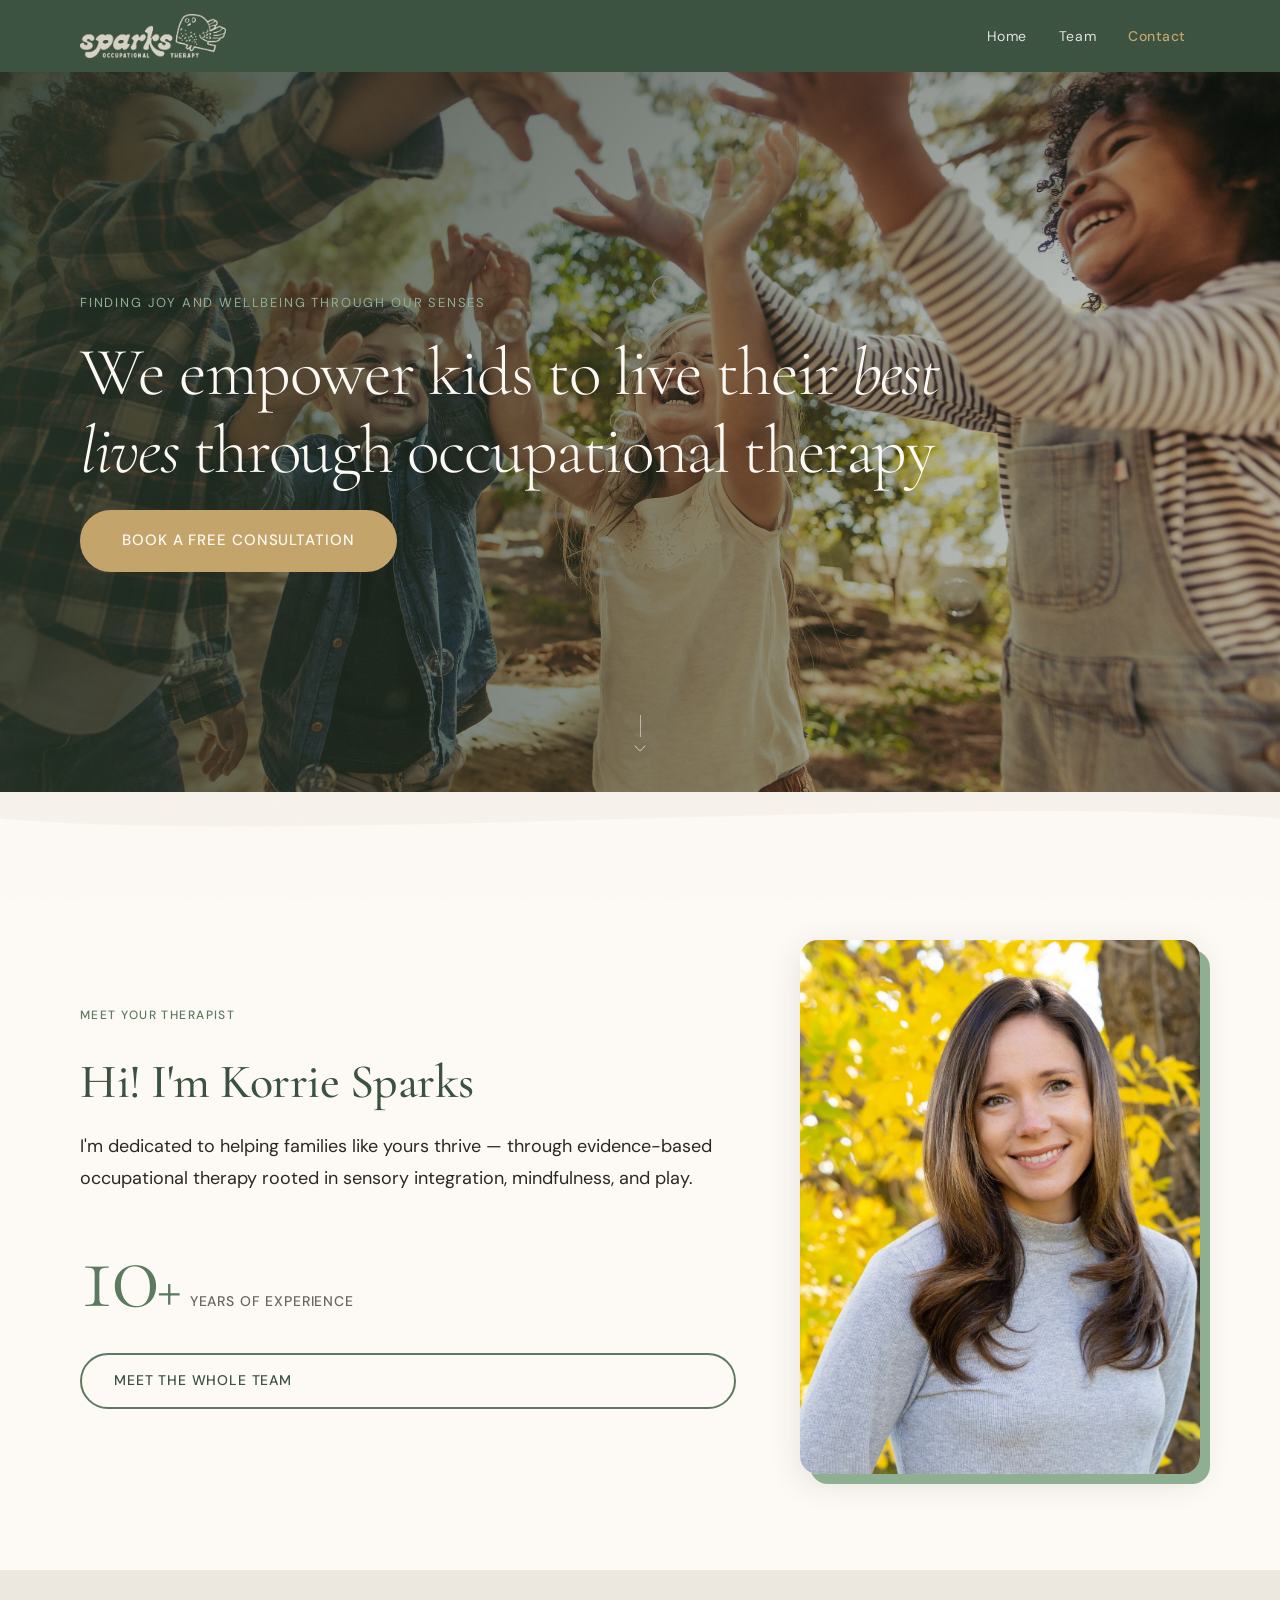
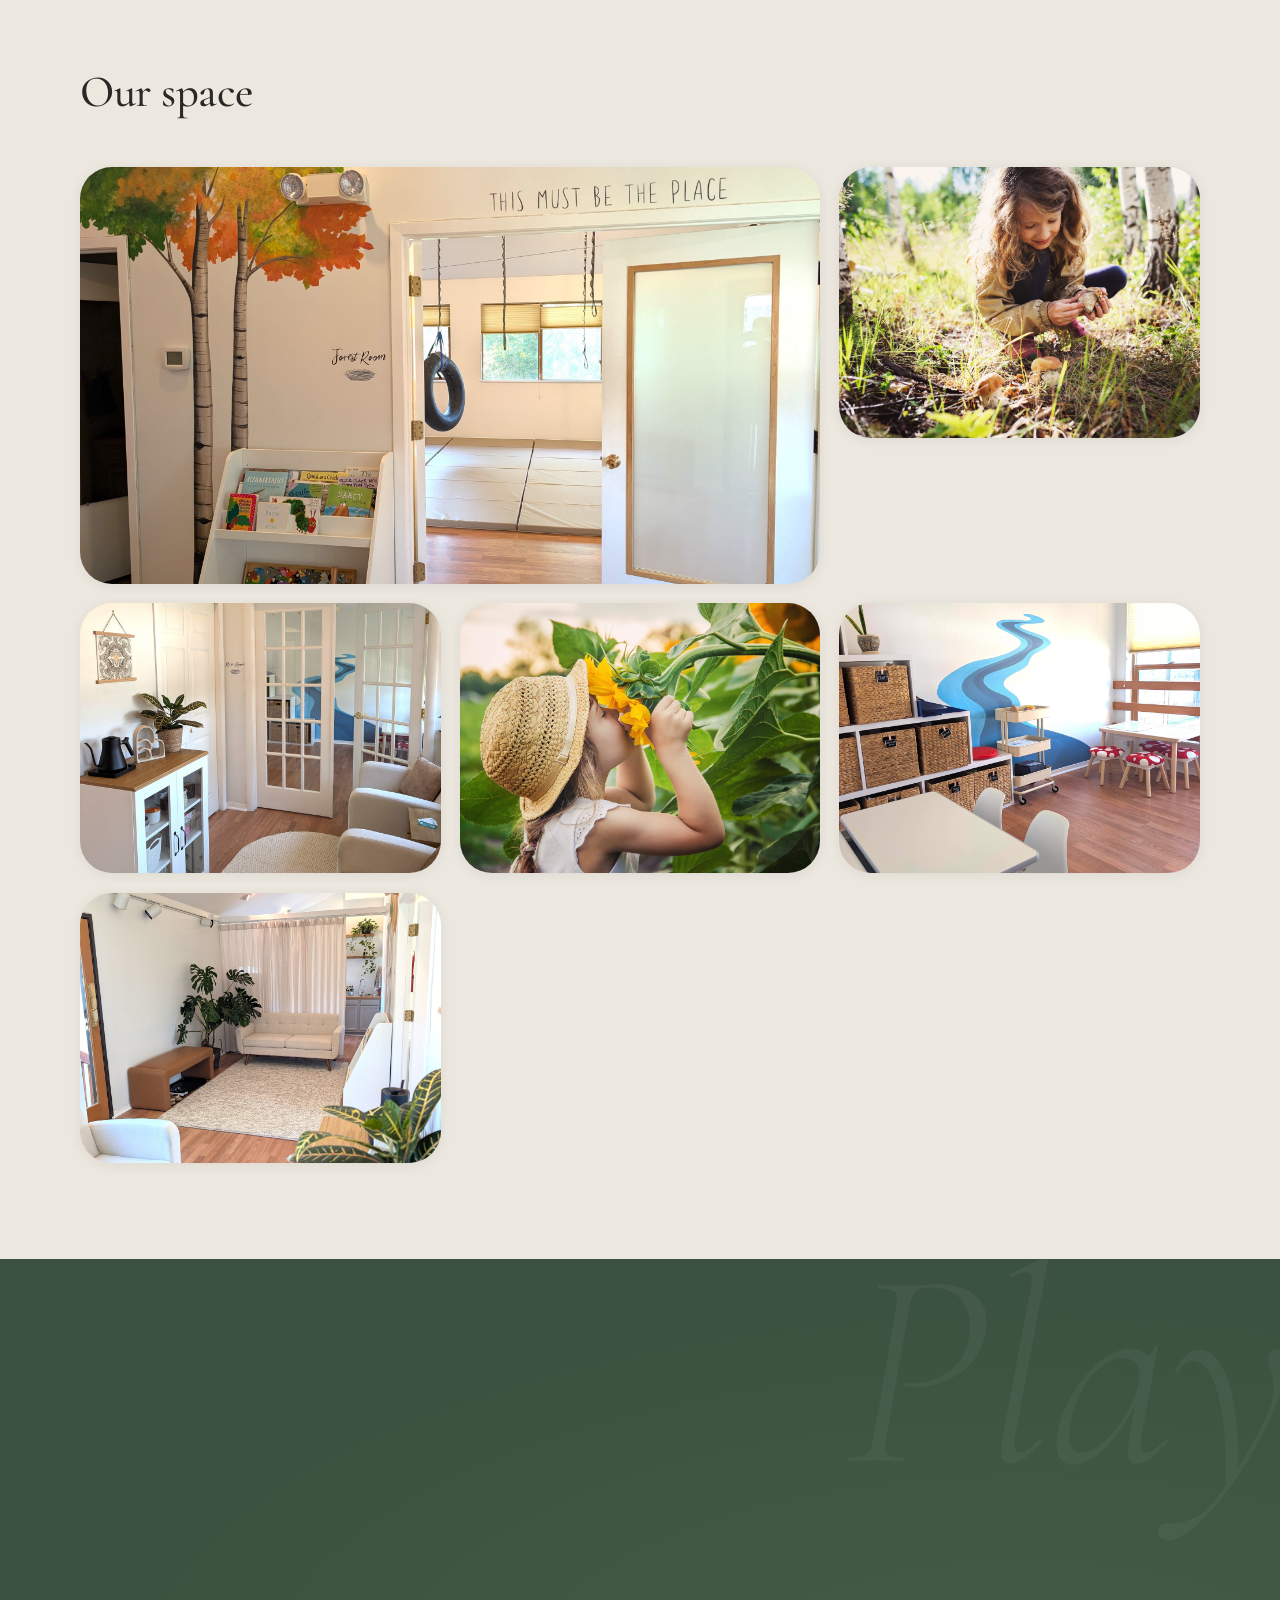
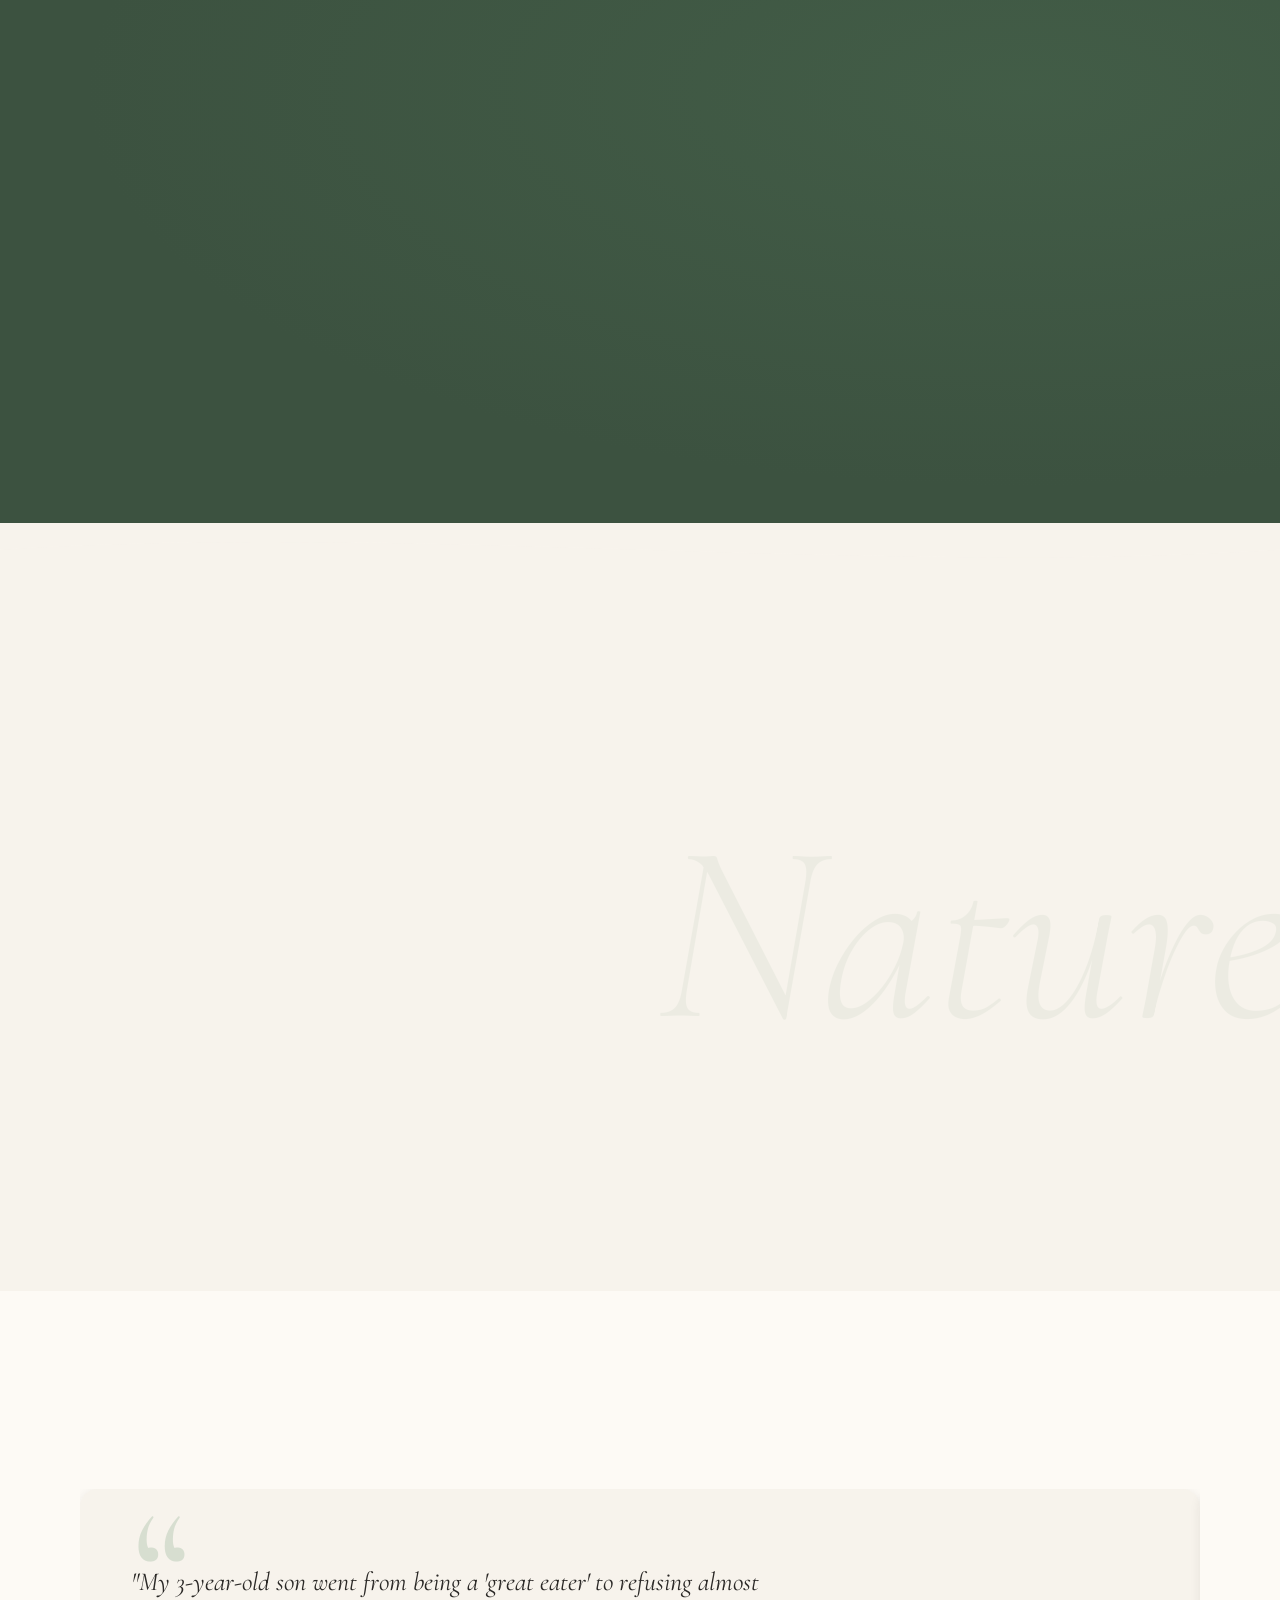
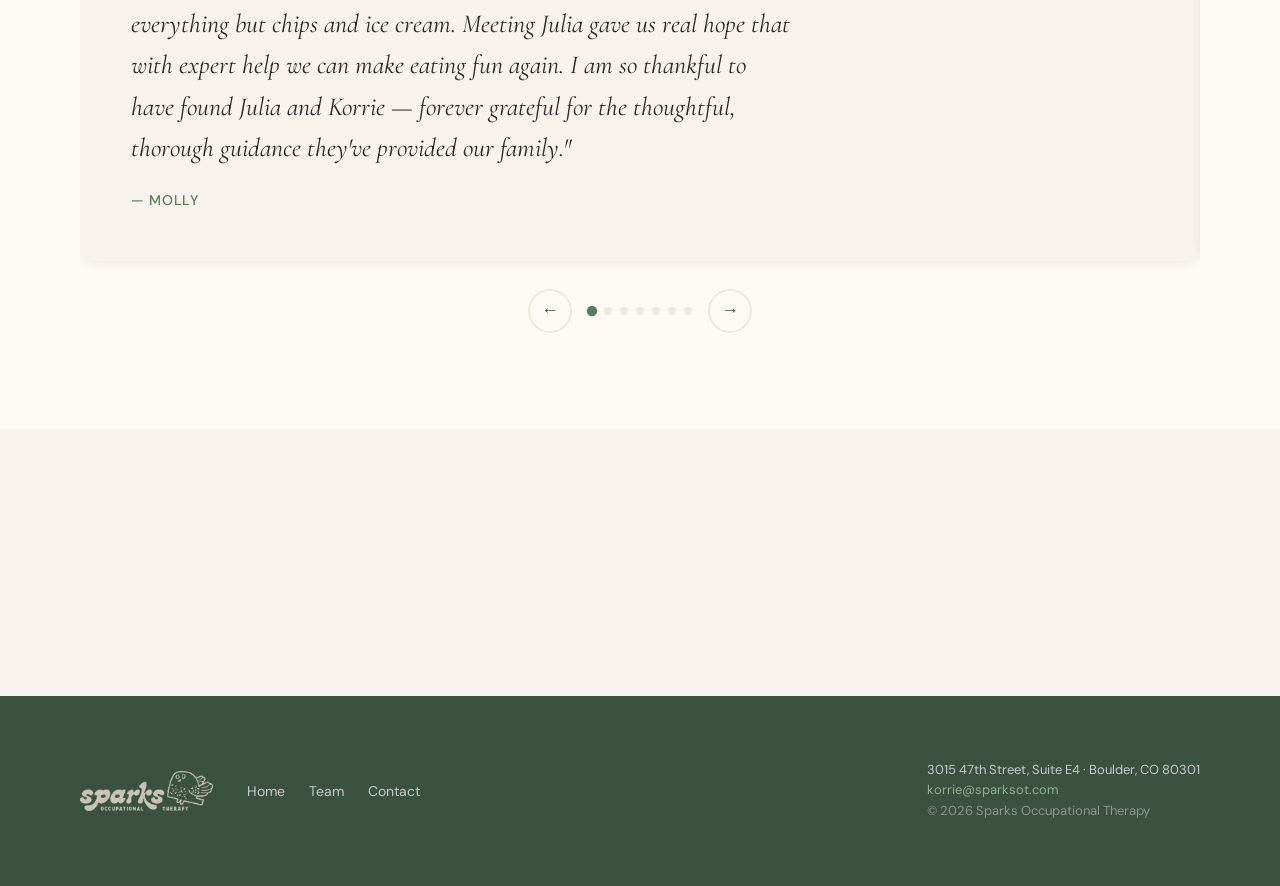
<file: site/index.html>
<!DOCTYPE html>
<html lang="en">
<head>
  <meta charset="UTF-8">
  <meta name="viewport" content="width=device-width, initial-scale=1.0">
  <title>Sparks Occupational Therapy — Pediatric OT in Boulder, CO</title>
  <meta name="description" content="Sparks OT empowers kids to live their best lives through occupational therapy rooted in sensory integration, mindfulness, and nature-based play. Boulder, CO.">
  <link rel="preconnect" href="https://fonts.googleapis.com">
  <link rel="preconnect" href="https://fonts.gstatic.com" crossorigin>
  <link href="https://fonts.googleapis.com/css2?family=Cormorant+Garamond:ital,wght@0,300;0,400;0,500;0,600;1,400;1,500&family=DM+Sans:ital,opsz,wght@0,9..40,300;0,9..40,400;0,9..40,500;1,9..40,400&display=swap" rel="stylesheet">
  <link rel="stylesheet" href="assets/css/styles.css">
</head>
<body>

  <a class="skip-link" href="#main">Skip to content</a>

  <!-- ---- Header -------------------------------------------- -->
  <header class="site-header" id="site-header">
    <div class="header-inner">
      <a href="/" class="logo-link" aria-label="Sparks Occupational Therapy — Home">
        <img src="assets/logo/logo.png" alt="Sparks Occupational Therapy" class="logo">
      </a>
      <nav class="site-nav" aria-label="Main navigation">
        <button class="nav-toggle" aria-expanded="false" aria-controls="nav-menu" aria-label="Open menu">
          <span class="hamburger" aria-hidden="true"></span>
        </button>
        <ul class="nav-list" id="nav-menu" role="list">
          <li><a href="index.html" class="nav-link">Home</a></li>
          <li><a href="team.html" class="nav-link">Team</a></li>
          <li><a href="contact.html" class="nav-link nav-cta">Contact</a></li>
        </ul>
      </nav>
    </div>
  </header>

  <!-- ---- Main ---------------------------------------------- -->
  <main id="main">

    <!-- Hero -->
    <section class="hero" aria-label="Welcome">
      <div class="hero-media">
        <img
          src="assets/photos/hero-kids.jpg"
          alt="Children laughing and playing with bubbles outdoors"
          class="hero-img"
          loading="eager"
          fetchpriority="high"
        >
      </div>
      <div class="hero-overlay" aria-hidden="true"></div>
      <a href="#intro" class="hero-scroll" aria-label="Scroll to content">
        <span class="hero-scroll-inner" aria-hidden="true"></span>
      </a>
      <div class="hero-content">
        <p class="hero-eyebrow">Finding joy and wellbeing through our senses</p>
        <h1 class="hero-headline">We empower kids to live their <em>best lives</em> through occupational therapy</h1>
        <a href="contact.html" class="btn btn-sand btn-lg">Book a free consultation</a>
      </div>
    </section>

    <!-- Wave divider: dark hero → warm cream intro -->
    <div class="wave-sep" aria-hidden="true">
      <svg xmlns="http://www.w3.org/2000/svg" viewBox="0 0 1440 60" preserveAspectRatio="none">
        <path fill="#FDFAF5" d="M0,30 C360,60 1080,0 1440,30 L1440,60 L0,60 Z"/>
      </svg>
    </div>

    <!-- Intro / Korrie -->
    <section class="section intro-section" id="intro" aria-labelledby="intro-heading">
      <div class="container intro-grid">
        <div class="intro-text" data-reveal>
          <p class="eyebrow">Meet your therapist</p>
          <h2 id="intro-heading">Hi! I'm Korrie Sparks</h2>
          <p class="intro-lead">I'm dedicated to helping families like yours thrive — through evidence-based occupational therapy rooted in sensory integration, mindfulness, and play.</p>
          <div class="stat-badge" aria-label="10 plus years of experience">
            <span class="stat-number" aria-hidden="true">10<span class="plus">+</span></span>
            <span class="stat-label">Years of experience</span>
          </div>
          <a href="team.html" class="btn btn-outline">Meet the whole team</a>
        </div>
        <div class="intro-photo" data-reveal data-delay="2">
          <img src="assets/photos/korrie-portrait.jpg" alt="Korrie Sparks, OTD, OTR/L" loading="lazy">
        </div>
      </div>
    </section>

    <!-- Gallery -->
    <section class="gallery-section" aria-labelledby="gallery-heading">
      <div class="container">
        <h2 class="section-title" id="gallery-heading" data-reveal>Our space</h2>
      </div>
      <div class="gallery-grid" role="list" aria-label="Clinic and nature photos">
        <div class="gallery-item" role="listitem" data-reveal>
          <img src="assets/photos/clinic-entrance.jpg" alt="Clinic entrance" loading="lazy">
        </div>
        <div class="gallery-item" role="listitem" data-reveal data-delay="1">
          <img src="assets/photos/stock-forest-girl.jpg" alt="Child exploring the forest" loading="lazy">
        </div>
        <div class="gallery-item" role="listitem" data-reveal data-delay="2">
          <img src="assets/photos/clinic-nest-1.jpg" alt="Clinic interior — cozy reading nook" loading="lazy">
        </div>
        <div class="gallery-item" role="listitem" data-reveal data-delay="3">
          <img src="assets/photos/stock-sunflower-girl.jpg" alt="Child smelling a sunflower" loading="lazy">
        </div>
        <div class="gallery-item" role="listitem" data-reveal data-delay="4">
          <img src="assets/photos/nature-river.jpg" alt="River trail used for nature therapy" loading="lazy">
        </div>
        <div class="gallery-item" role="listitem" data-reveal>
          <img src="assets/photos/clinic-nest-2.jpg" alt="Clinic interior — therapy area" loading="lazy">
        </div>
      </div>
    </section>

    <!-- Does your child ever… -->
    <section class="section symptoms-section" aria-labelledby="symptoms-heading">
      <p class="symptoms-deco" aria-hidden="true">Play</p>
      <div class="container">
        <h2 class="section-title" id="symptoms-heading" data-reveal>Does your child ever&hellip;</h2>
        <ul class="symptoms-grid" role="list" data-reveal>
          <li>Experience overwhelming emotions</li>
          <li>Overreact to touch, sound, or movement</li>
          <li>Appear distressed with dressing, bathing, or grooming</li>
          <li>Feel anxious at mealtimes or resist new foods</li>
          <li>Have trouble completing multi-step tasks</li>
          <li>Seem "busy" all the time with constant movement</li>
          <li>Break things easily or appear clumsy</li>
          <li>Have difficulty with hand-eye coordination</li>
          <li>Struggle to follow routines at home or school</li>
          <li>Take an unusually long time to learn new things</li>
          <li>Have messy handwriting, cutting, or coloring</li>
          <li>Have difficulty navigating friendships</li>
        </ul>
        <p class="symptoms-note" data-reveal>
          Occupational therapy can support your child to enjoy greater ease around all these things&nbsp;&mdash; and more.
        </p>
        <div class="symptoms-cta" data-reveal>
          <a href="contact.html" class="btn btn-ghost">Contact us</a>
        </div>
      </div>
    </section>

    <!-- Wave divider: dark green symptoms → cream approach -->
    <div class="wave-sep" aria-hidden="true">
      <svg xmlns="http://www.w3.org/2000/svg" viewBox="0 0 1440 60" preserveAspectRatio="none">
        <path fill="#F7F3EC" d="M0,30 C480,0 960,60 1440,30 L1440,60 L0,60 Z"/>
      </svg>
    </div>

    <!-- Therapeutic Approach -->
    <section class="section approach-section" aria-labelledby="approach-heading">
      <p class="approach-deco" aria-hidden="true">Nature</p>
      <div class="container approach-grid">
        <div class="approach-header" data-reveal>
          <p class="eyebrow">How we work</p>
          <h2 id="approach-heading">Our therapeutic approach</h2>
        </div>
        <div class="approach-body" data-reveal data-delay="2">
          <p>Dr. Korrie Sparks and her team provide therapy based on the whole child and family system. With advanced training in Ayres Sensory Integration® (ASI), we support kids to register, organize, and act on sensory information in their environment efficiently — addressing vision, touch, smell, taste, hearing, body position (proprioception), movement (vestibular), and inner body awareness (interoception). When kids can process sensory information without effort or stress, they feel happy, confident, and at ease.</p>
          <p>Emotional regulation and self-awareness are woven into every session through yoga, mindfulness, the Zones of Regulation, the Alert Program®, Social Thinking curriculum, and elements of DIRFloortime® play therapy.</p>
          <p>Nature-based therapy is central to our practice. Dr. Sparks completed Forest School Teacher Training in Scotland (FSTC, 2019) — because healing happens most naturally when we bring kids outside.</p>
        </div>
      </div>
    </section>

    <!-- Testimonials -->
    <section class="section testimonials-section" aria-labelledby="testimonials-heading">
      <div class="container">
        <h2 class="section-title" id="testimonials-heading" data-reveal>What families are saying</h2>
        <div class="carousel" id="testimonial-carousel" aria-roledescription="carousel" aria-label="Client testimonials">
          <div class="carousel-track" role="group" aria-live="polite">

            <blockquote class="testimonial">
              <p>"My 3-year-old son went from being a 'great eater' to refusing almost everything but chips and ice cream. Meeting Julia gave us real hope that with expert help we can make eating fun again. I am so thankful to have found Julia and Korrie — forever grateful for the thoughtful, thorough guidance they've provided our family."</p>
              <cite>— Molly</cite>
            </blockquote>

            <blockquote class="testimonial">
              <p>"Korrie is not only super talented at her job, she is also wonderful with kids — an all-around kind and empathetic person. My son has been seeing her for two years and has made so many strides. He has conquered fears, overcome sensory sensitivities, and grown stronger and more resilient."</p>
              <cite>— Tamsin</cite>
            </blockquote>

            <blockquote class="testimonial">
              <p>"Korrie immediately connected with my son and helped cultivate a great passion and enjoyment of the work. After only a few months we are seeing big behavioral and physical control improvements. We are so grateful for the work she is doing and the improvement it has had on our lives."</p>
              <cite>— Lia</cite>
            </blockquote>

            <blockquote class="testimonial">
              <p>"Korrie tremendously helped our son through OT. She elevated his emotional and sensory regulation, and through her perceptive observations pinpointed an issue later confirmed by a vision therapist. He loved working with her and looked forward to each visit. The progress was immense."</p>
              <cite>— Bill</cite>
            </blockquote>

            <blockquote class="testimonial">
              <p>"Korrie is such a kind, collaborative soul. She truly listens and problem-solves to support children and their families. Our son loved going to his weekly sessions and made significant improvements. We highly recommend Korrie!"</p>
              <cite>— Colleen</cite>
            </blockquote>

            <blockquote class="testimonial">
              <p>"Korrie is an absolute gem — kind, patient, creative, and incredibly knowledgeable. Our child loves sessions and looks forward to seeing her every week on 'Korrie days.' If your family is looking into OT options, you have found the one."</p>
              <cite>— Meta</cite>
            </blockquote>

            <blockquote class="testimonial">
              <p>"We have noticed incredible growth and confidence in our daughter since she began working with Korrie. Her personality, knowledge, and ability to engage so well with children has been just what our daughter needed to make such significant strides."</p>
              <cite>— Denise</cite>
            </blockquote>

          </div>
          <div class="carousel-controls">
            <button class="carousel-btn prev" aria-label="Previous testimonial">&#8592;</button>
            <div class="carousel-dots" role="tablist" aria-label="Select testimonial"></div>
            <button class="carousel-btn next" aria-label="Next testimonial">&#8594;</button>
          </div>
        </div>
      </div>
    </section>

    <!-- CTA strip -->
    <section class="cta-strip" data-reveal aria-labelledby="cta-heading">
      <div class="container cta-strip-inner">
        <div class="cta-strip-text">
          <p id="cta-heading">Ready to get started?</p>
          <a href="contact.html" class="btn btn-sand btn-lg">Book a free consultation today</a>
        </div>
        <address class="cta-strip-address">
          <p>3015 47th Street, Suite E4</p>
          <p>Boulder, CO 80301</p>
        </address>
      </div>
    </section>

  </main>

  <!-- ---- Footer -------------------------------------------- -->
  <footer class="site-footer">
    <div class="container footer-inner">
      <a href="index.html" aria-label="Sparks OT — Home">
        <img src="assets/logo/logo.png" alt="Sparks Occupational Therapy" class="footer-logo">
      </a>
      <nav aria-label="Footer navigation">
        <ul role="list">
          <li><a href="index.html">Home</a></li>
          <li><a href="team.html">Team</a></li>
          <li><a href="contact.html">Contact</a></li>
        </ul>
      </nav>
      <div>
        <p class="footer-address">3015 47th Street, Suite E4 &middot; Boulder, CO 80301</p>
        <p class="footer-email"><a href="mailto:korrie@sparksot.com">korrie@sparksot.com</a></p>
        <p class="footer-copy">&copy; 2026 Sparks Occupational Therapy</p>
      </div>
    </div>
  </footer>

  <script src="assets/js/main.js"></script>
</body>
</html>
</file>
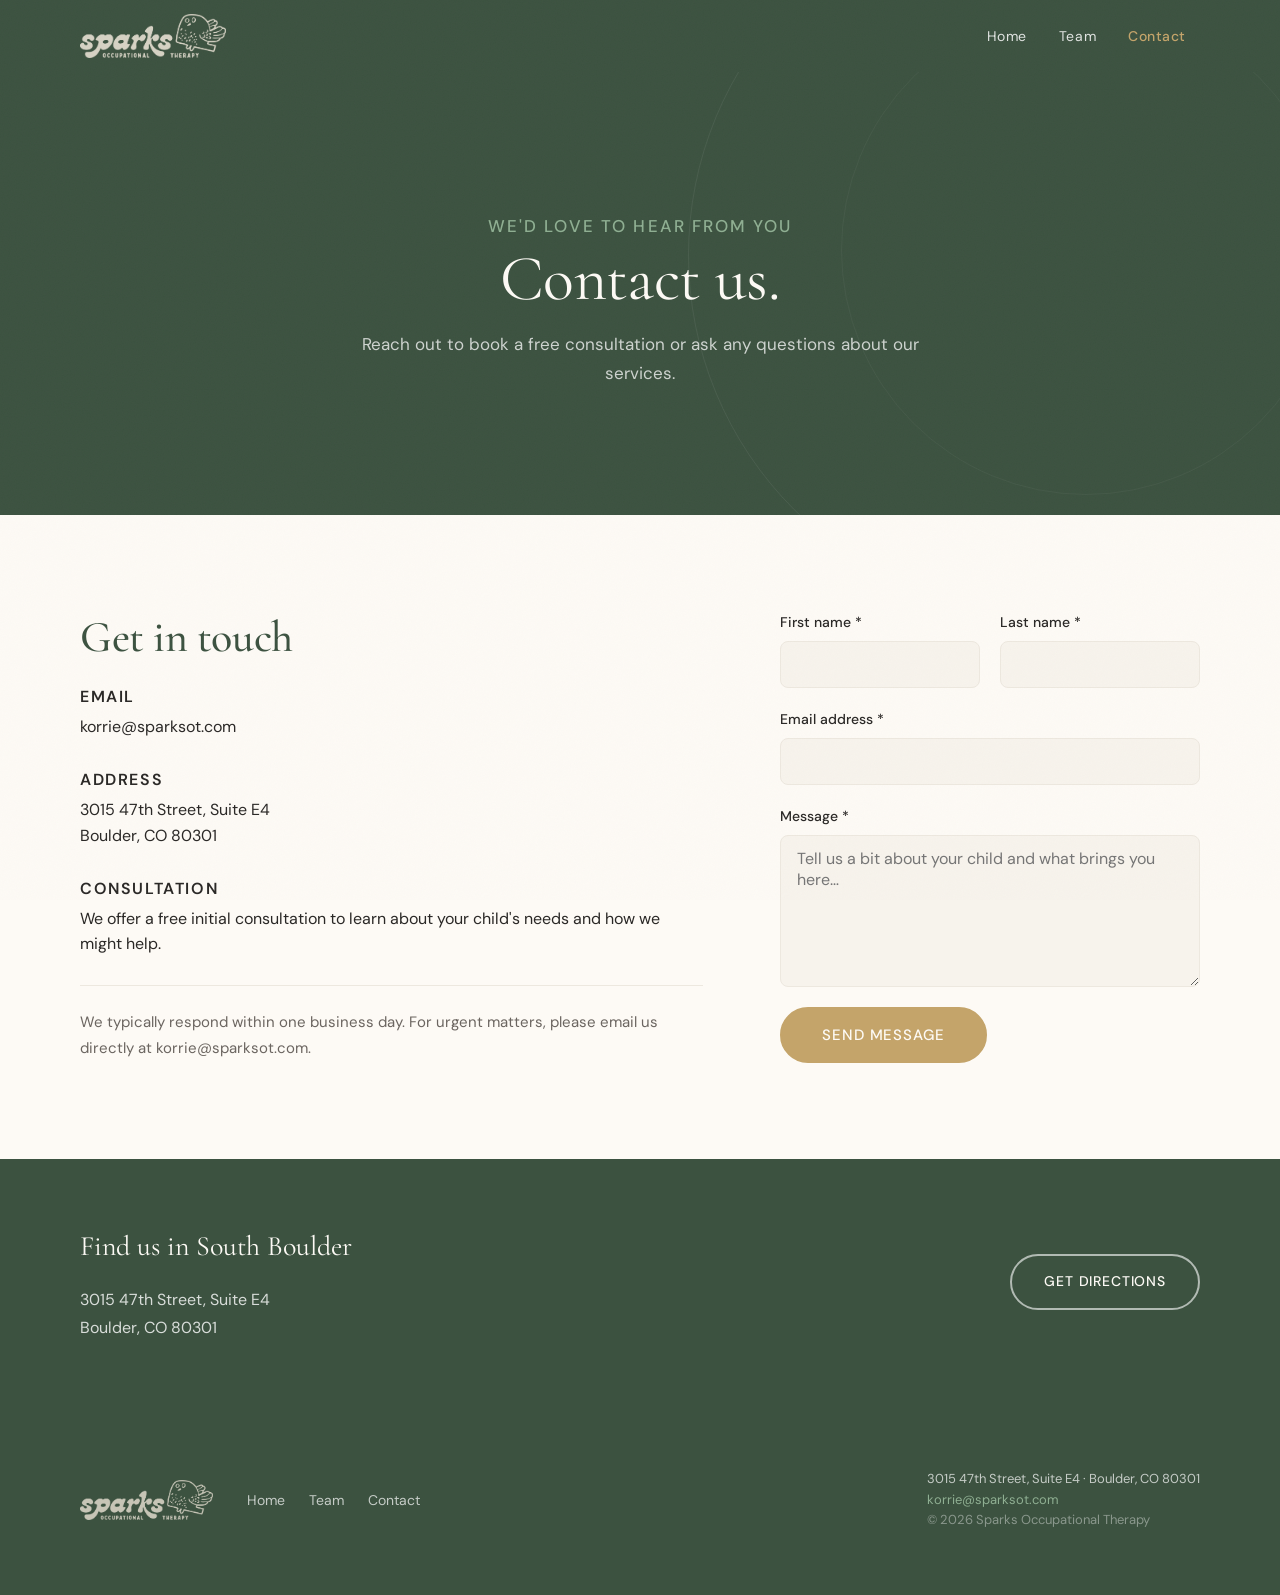
<file: site/contact.html>
<!DOCTYPE html>
<html lang="en">
<head>
  <meta charset="UTF-8">
  <meta name="viewport" content="width=device-width, initial-scale=1.0">
  <title>Contact — Sparks Occupational Therapy</title>
  <meta name="description" content="Get in touch with Sparks OT to book a free consultation. We're located at 3015 47th Street Suite E4, Boulder, CO 80301.">
  <link rel="preconnect" href="https://fonts.googleapis.com">
  <link rel="preconnect" href="https://fonts.gstatic.com" crossorigin>
  <link href="https://fonts.googleapis.com/css2?family=Cormorant+Garamond:ital,wght@0,300;0,400;0,500;0,600;1,400;1,500&family=DM+Sans:ital,opsz,wght@0,9..40,300;0,9..40,400;0,9..40,500;1,9..40,400&display=swap" rel="stylesheet">
  <link rel="stylesheet" href="assets/css/styles.css">
</head>
<body>

  <a class="skip-link" href="#main">Skip to content</a>

  <!-- ---- Header -------------------------------------------- -->
  <header class="site-header" id="site-header">
    <div class="header-inner">
      <a href="index.html" class="logo-link" aria-label="Sparks Occupational Therapy — Home">
        <img src="assets/logo/logo.png" alt="Sparks Occupational Therapy" class="logo">
      </a>
      <nav class="site-nav" aria-label="Main navigation">
        <button class="nav-toggle" aria-expanded="false" aria-controls="nav-menu" aria-label="Open menu">
          <span class="hamburger" aria-hidden="true"></span>
        </button>
        <ul class="nav-list" id="nav-menu" role="list">
          <li><a href="index.html" class="nav-link">Home</a></li>
          <li><a href="team.html" class="nav-link">Team</a></li>
          <li><a href="contact.html" class="nav-link nav-cta">Contact</a></li>
        </ul>
      </nav>
    </div>
  </header>

  <!-- ---- Main ---------------------------------------------- -->
  <main id="main">

    <!-- Page hero -->
    <div class="page-hero">
      <div class="container">
        <p class="eyebrow" style="color: var(--green-light);">We'd love to hear from you</p>
        <h1>Contact us.</h1>
        <p>Reach out to book a free consultation or ask any questions about our services.</p>
      </div>
    </div>

    <!-- Contact content -->
    <section class="section contact-section" aria-label="Contact information and form">
      <div class="container contact-grid">

        <!-- Info column -->
        <div class="contact-info-col" data-reveal>
          <h2>Get in touch</h2>

          <div class="contact-detail">
            <p class="contact-detail-label">Email</p>
            <a href="mailto:korrie@sparksot.com">korrie@sparksot.com</a>
          </div>

          <div class="contact-detail">
            <p class="contact-detail-label">Address</p>
            <p>
              3015 47th Street, Suite E4<br>
              Boulder, CO 80301
            </p>
          </div>

          <div class="contact-detail">
            <p class="contact-detail-label">Consultation</p>
            <p>We offer a free initial consultation to learn about your child's needs and how we might help.</p>
          </div>

          <p class="contact-note">
            We typically respond within one business day. For urgent matters, please email us directly at
            <a href="mailto:korrie@sparksot.com">korrie@sparksot.com</a>.
          </p>
        </div>

        <!-- Form column -->
        <div class="contact-form-col" data-reveal data-delay="2">
          <form
            id="contact-form"
            class="contact-form"
            action="https://formspree.io/f/xjglgvdn"
            method="POST"
            novalidate
          >
            <div class="form-row">
              <div class="form-group">
                <label for="first-name">First name <span aria-hidden="true">*</span></label>
                <input
                  type="text"
                  id="first-name"
                  name="first_name"
                  autocomplete="given-name"
                  required
                  aria-required="true"
                >
              </div>
              <div class="form-group">
                <label for="last-name">Last name <span aria-hidden="true">*</span></label>
                <input
                  type="text"
                  id="last-name"
                  name="last_name"
                  autocomplete="family-name"
                  required
                  aria-required="true"
                >
              </div>
            </div>

            <div class="form-group">
              <label for="email">Email address <span aria-hidden="true">*</span></label>
              <input
                type="email"
                id="email"
                name="email"
                autocomplete="email"
                required
                aria-required="true"
              >
            </div>

            <div class="form-group">
              <label for="message">Message <span aria-hidden="true">*</span></label>
              <textarea
                id="message"
                name="message"
                rows="6"
                required
                aria-required="true"
                placeholder="Tell us a bit about your child and what brings you here…"
              ></textarea>
            </div>

            <!-- Honeypot — hidden from real users, catches bots -->
            <input type="text" name="_gotcha" style="display:none" tabindex="-1" autocomplete="off">

            <div id="form-status" class="form-status" role="status" aria-live="polite"></div>

            <button type="submit" class="btn btn-sand btn-lg form-submit">Send message</button>
          </form>
        </div>

      </div>
    </section>

    <!-- Map / address strip -->
    <section class="cta-strip" style="background: var(--green-dark);" data-reveal aria-label="Location">
      <div class="container cta-strip-inner">
        <div class="cta-strip-text">
          <p style="font-size: clamp(1.25rem, 2.5vw, 1.75rem);">Find us in South Boulder</p>
          <address style="font-style: normal; color: rgba(255,255,255,.8); font-size: 1rem; line-height: 1.7;">
            3015 47th Street, Suite E4<br>
            Boulder, CO 80301
          </address>
        </div>
        <a
          href="https://maps.google.com/?q=3015+47th+Street+Suite+E4+Boulder+CO+80301"
          target="_blank"
          rel="noopener noreferrer"
          class="btn btn-ghost"
          aria-label="Get directions to Sparks OT on Google Maps (opens in new tab)"
        >
          Get directions
        </a>
      </div>
    </section>

  </main>

  <!-- ---- Footer -------------------------------------------- -->
  <footer class="site-footer">
    <div class="container footer-inner">
      <a href="index.html" aria-label="Sparks OT — Home">
        <img src="assets/logo/logo.png" alt="Sparks Occupational Therapy" class="footer-logo">
      </a>
      <nav aria-label="Footer navigation">
        <ul role="list">
          <li><a href="index.html">Home</a></li>
          <li><a href="team.html">Team</a></li>
          <li><a href="contact.html">Contact</a></li>
        </ul>
      </nav>
      <div>
        <p class="footer-address">3015 47th Street, Suite E4 &middot; Boulder, CO 80301</p>
        <p class="footer-email"><a href="mailto:korrie@sparksot.com">korrie@sparksot.com</a></p>
        <p class="footer-copy">&copy; 2026 Sparks Occupational Therapy</p>
      </div>
    </div>
  </footer>

  <script src="assets/js/main.js"></script>
</body>
</html>
</file>
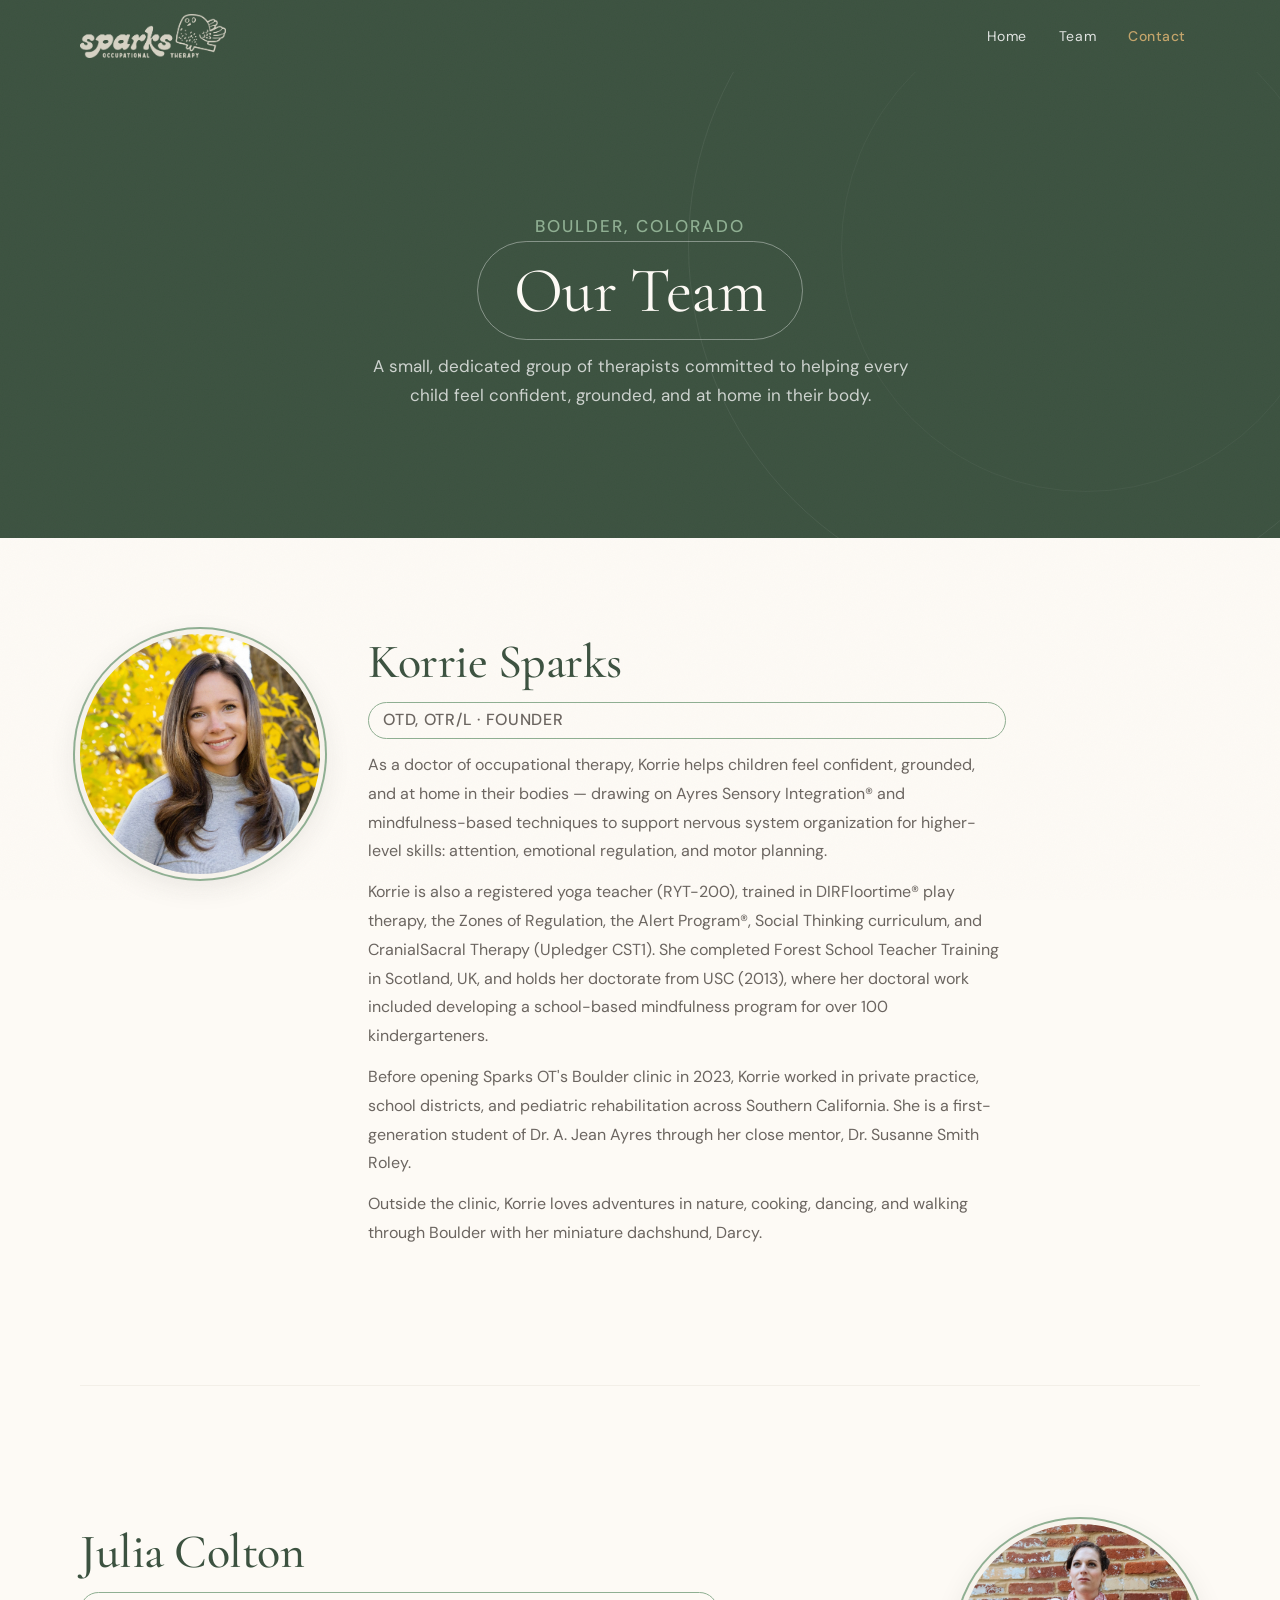
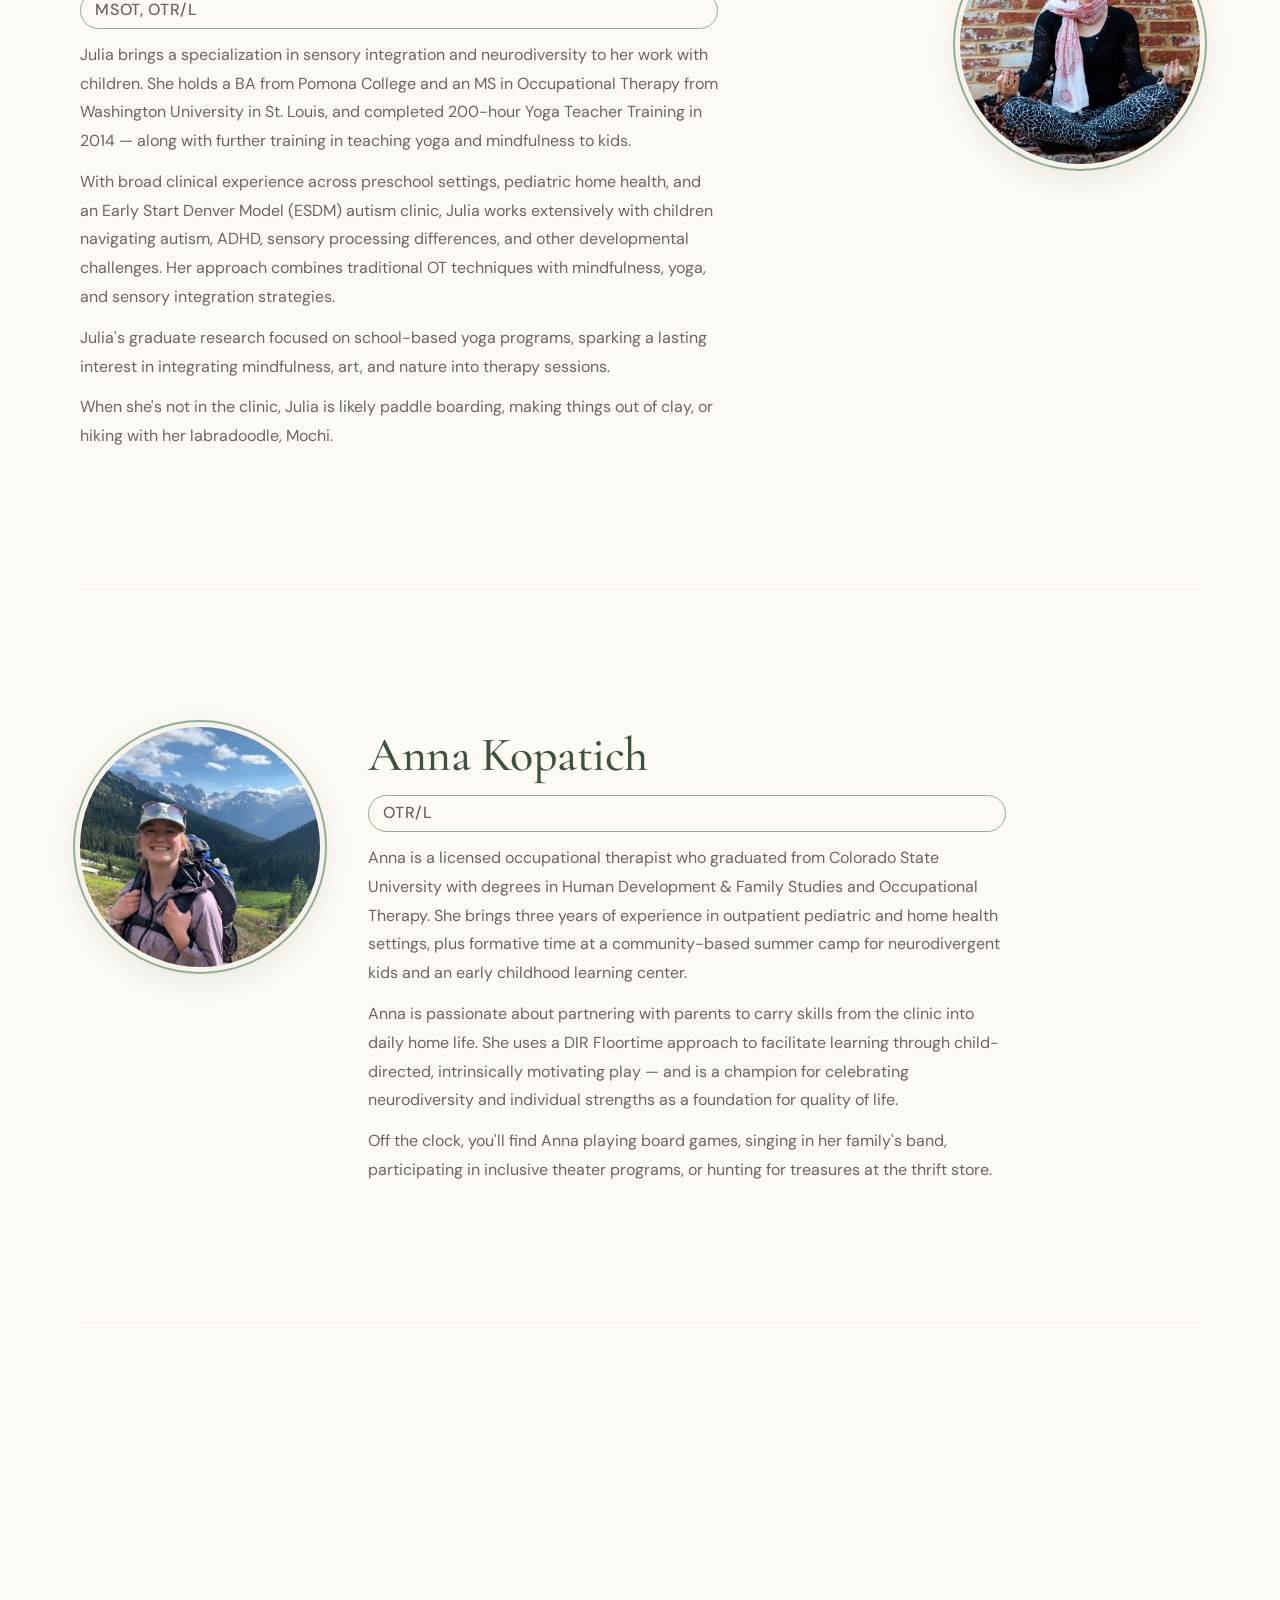
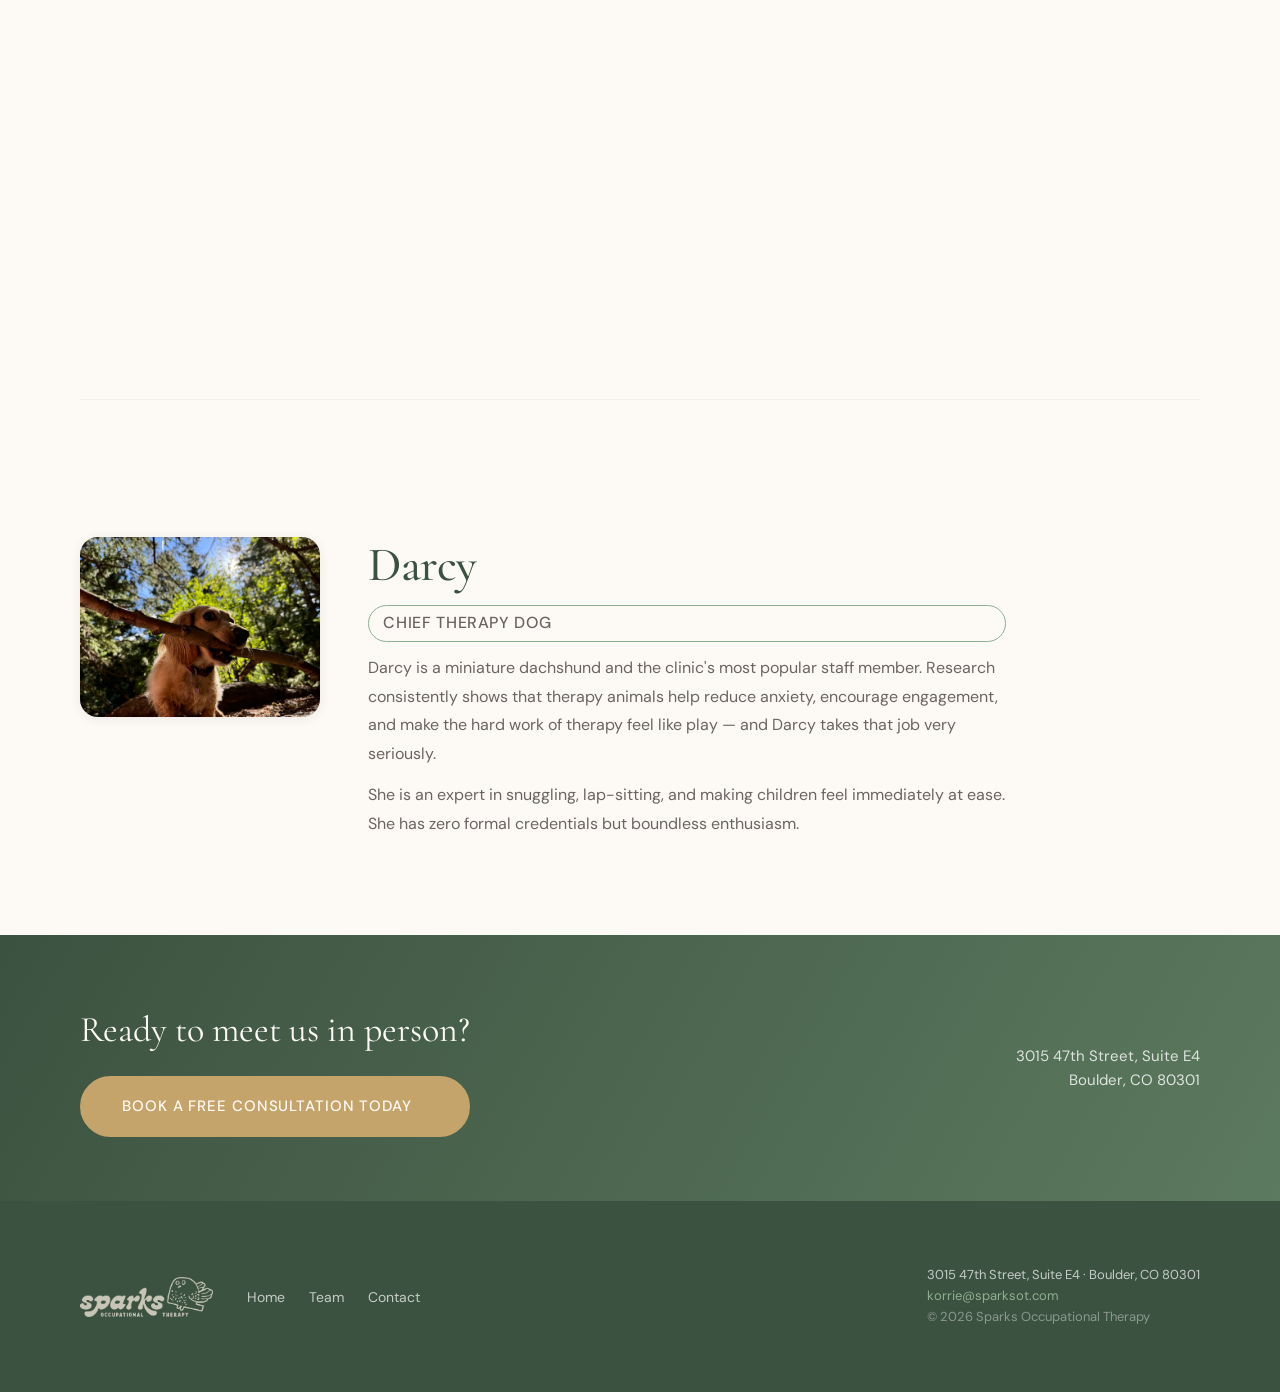
<file: site/team.html>
<!DOCTYPE html>
<html lang="en">
<head>
  <meta charset="UTF-8">
  <meta name="viewport" content="width=device-width, initial-scale=1.0">
  <title>Our Team — Sparks Occupational Therapy</title>
  <meta name="description" content="Meet the Sparks OT team — pediatric occupational therapists in Boulder, CO dedicated to helping children thrive through sensory integration, mindfulness, and play.">
  <link rel="preconnect" href="https://fonts.googleapis.com">
  <link rel="preconnect" href="https://fonts.gstatic.com" crossorigin>
  <link href="https://fonts.googleapis.com/css2?family=Cormorant+Garamond:ital,wght@0,300;0,400;0,500;0,600;1,400;1,500&family=DM+Sans:ital,opsz,wght@0,9..40,300;0,9..40,400;0,9..40,500;1,9..40,400&display=swap" rel="stylesheet">
  <link rel="stylesheet" href="assets/css/styles.css">
</head>
<body>

  <a class="skip-link" href="#main">Skip to content</a>

  <!-- ---- Header -------------------------------------------- -->
  <header class="site-header" id="site-header">
    <div class="header-inner">
      <a href="index.html" class="logo-link" aria-label="Sparks Occupational Therapy — Home">
        <img src="assets/logo/logo.png" alt="Sparks Occupational Therapy" class="logo">
      </a>
      <nav class="site-nav" aria-label="Main navigation">
        <button class="nav-toggle" aria-expanded="false" aria-controls="nav-menu" aria-label="Open menu">
          <span class="hamburger" aria-hidden="true"></span>
        </button>
        <ul class="nav-list" id="nav-menu" role="list">
          <li><a href="index.html" class="nav-link">Home</a></li>
          <li><a href="team.html" class="nav-link">Team</a></li>
          <li><a href="contact.html" class="nav-link nav-cta">Contact</a></li>
        </ul>
      </nav>
    </div>
  </header>

  <!-- ---- Main ---------------------------------------------- -->
  <main id="main">

    <!-- Page hero -->
    <div class="page-hero">
      <div class="container">
        <p class="eyebrow" style="color: var(--green-light);">Boulder, Colorado</p>
        <h1><span class="heading-badge">Our Team</span></h1>
        <p>A small, dedicated group of therapists committed to helping every child feel confident, grounded, and at home in their body.</p>
      </div>
    </div>

    <!-- Team bios -->
    <section class="section team-section" aria-label="Team members">
      <div class="container">
        <div class="team-grid">

          <!-- Korrie Sparks -->
          <article class="team-member" data-reveal aria-labelledby="bio-korrie">
            <div class="team-photo is-circle">
              <img src="assets/team/korrie.jpg" alt="Korrie Sparks, OTD, OTR/L" loading="lazy">
            </div>
            <div class="team-bio">
              <h2 id="bio-korrie">Korrie Sparks</h2>
              <p class="team-credentials">OTD, OTR/L &middot; Founder</p>
              <p>As a doctor of occupational therapy, Korrie helps children feel confident, grounded, and at home in their bodies — drawing on Ayres Sensory Integration® and mindfulness-based techniques to support nervous system organization for higher-level skills: attention, emotional regulation, and motor planning.</p>
              <p>Korrie is also a registered yoga teacher (RYT-200), trained in DIRFloortime® play therapy, the Zones of Regulation, the Alert Program®, Social Thinking curriculum, and CranialSacral Therapy (Upledger CST1). She completed Forest School Teacher Training in Scotland, UK, and holds her doctorate from USC (2013), where her doctoral work included developing a school-based mindfulness program for over 100 kindergarteners.</p>
              <p>Before opening Sparks OT's Boulder clinic in 2023, Korrie worked in private practice, school districts, and pediatric rehabilitation across Southern California. She is a first-generation student of Dr. A. Jean Ayres through her close mentor, Dr. Susanne Smith Roley.</p>
              <p>Outside the clinic, Korrie loves adventures in nature, cooking, dancing, and walking through Boulder with her miniature dachshund, Darcy.</p>
            </div>
          </article>

          <hr class="team-divider">

          <!-- Julia Colton -->
          <article class="team-member reverse" data-reveal aria-labelledby="bio-julia">
            <div class="team-photo is-circle">
              <img src="assets/team/julia.jpg" alt="Julia Colton, MSOT, OTR/L" loading="lazy">
            </div>
            <div class="team-bio">
              <h2 id="bio-julia">Julia Colton</h2>
              <p class="team-credentials">MSOT, OTR/L</p>
              <p>Julia brings a specialization in sensory integration and neurodiversity to her work with children. She holds a BA from Pomona College and an MS in Occupational Therapy from Washington University in St. Louis, and completed 200-hour Yoga Teacher Training in 2014 — along with further training in teaching yoga and mindfulness to kids.</p>
              <p>With broad clinical experience across preschool settings, pediatric home health, and an Early Start Denver Model (ESDM) autism clinic, Julia works extensively with children navigating autism, ADHD, sensory processing differences, and other developmental challenges. Her approach combines traditional OT techniques with mindfulness, yoga, and sensory integration strategies.</p>
              <p>Julia's graduate research focused on school-based yoga programs, sparking a lasting interest in integrating mindfulness, art, and nature into therapy sessions.</p>
              <p>When she's not in the clinic, Julia is likely paddle boarding, making things out of clay, or hiking with her labradoodle, Mochi.</p>
            </div>
          </article>

          <hr class="team-divider">

          <!-- Anna Kopatich -->
          <article class="team-member" data-reveal aria-labelledby="bio-anna">
            <div class="team-photo is-circle">
              <img src="assets/team/anna.jpg" alt="Anna Kopatich, OTR/L" loading="lazy">
            </div>
            <div class="team-bio">
              <h2 id="bio-anna">Anna Kopatich</h2>
              <p class="team-credentials">OTR/L</p>
              <p>Anna is a licensed occupational therapist who graduated from Colorado State University with degrees in Human Development &amp; Family Studies and Occupational Therapy. She brings three years of experience in outpatient pediatric and home health settings, plus formative time at a community-based summer camp for neurodivergent kids and an early childhood learning center.</p>
              <p>Anna is passionate about partnering with parents to carry skills from the clinic into daily home life. She uses a DIR Floortime approach to facilitate learning through child-directed, intrinsically motivating play — and is a champion for celebrating neurodiversity and individual strengths as a foundation for quality of life.</p>
              <p>Off the clock, you'll find Anna playing board games, singing in her family's band, participating in inclusive theater programs, or hunting for treasures at the thrift store.</p>
            </div>
          </article>

          <hr class="team-divider">

          <!-- Devin Hardy -->
          <article class="team-member reverse" data-reveal aria-labelledby="bio-devin">
            <div class="team-photo is-circle">
              <img src="assets/team/devin.png" alt="Devin Hardy, Clinic Operations Manager" loading="lazy">
            </div>
            <div class="team-bio">
              <h2 id="bio-devin">Devin Hardy</h2>
              <p class="team-credentials">Clinic Operations Manager</p>
              <p>Devin brings a wonderfully eclectic background to her role keeping the clinic running smoothly. She graduated from Bowdoin College with a degree in Environmental Science and Studio Art, and has since worked as a high school teacher, a fine arts professional, a filmmaker, a marine researcher, and an entrepreneur.</p>
              <p>She is currently pursuing a Master's Degree in Mindfulness-Based Transpersonal Counseling at Naropa University — a path that fits perfectly with Sparks OT's whole-child philosophy.</p>
              <p>In her spare time, Devin reads, makes art, snowboards, hikes, runs, tends to her vegetable garden, and experiments with bread baking.</p>
            </div>
          </article>

          <hr class="team-divider">

          <!-- Darcy -->
          <article class="team-member" data-reveal aria-labelledby="bio-darcy">
            <div class="team-photo is-dog">
              <img src="assets/team/darcy.jpg" alt="Darcy, therapy dog and miniature dachshund" loading="lazy">
            </div>
            <div class="team-bio">
              <h2 id="bio-darcy">Darcy</h2>
              <p class="team-credentials">Chief Therapy Dog</p>
              <p>Darcy is a miniature dachshund and the clinic's most popular staff member. Research consistently shows that therapy animals help reduce anxiety, encourage engagement, and make the hard work of therapy feel like play — and Darcy takes that job very seriously.</p>
              <p>She is an expert in snuggling, lap-sitting, and making children feel immediately at ease. She has zero formal credentials but boundless enthusiasm.</p>
            </div>
          </article>

        </div>
      </div>
    </section>

    <!-- CTA strip -->
    <section class="cta-strip" data-reveal aria-labelledby="team-cta-heading">
      <div class="container cta-strip-inner">
        <div class="cta-strip-text">
          <p id="team-cta-heading">Ready to meet us in person?</p>
          <a href="contact.html" class="btn btn-sand btn-lg">Book a free consultation today</a>
        </div>
        <address class="cta-strip-address">
          <p>3015 47th Street, Suite E4</p>
          <p>Boulder, CO 80301</p>
        </address>
      </div>
    </section>

  </main>

  <!-- ---- Footer -------------------------------------------- -->
  <footer class="site-footer">
    <div class="container footer-inner">
      <a href="index.html" aria-label="Sparks OT — Home">
        <img src="assets/logo/logo.png" alt="Sparks Occupational Therapy" class="footer-logo">
      </a>
      <nav aria-label="Footer navigation">
        <ul role="list">
          <li><a href="index.html">Home</a></li>
          <li><a href="team.html">Team</a></li>
          <li><a href="contact.html">Contact</a></li>
        </ul>
      </nav>
      <div>
        <p class="footer-address">3015 47th Street, Suite E4 &middot; Boulder, CO 80301</p>
        <p class="footer-email"><a href="mailto:korrie@sparksot.com">korrie@sparksot.com</a></p>
        <p class="footer-copy">&copy; 2026 Sparks Occupational Therapy</p>
      </div>
    </div>
  </footer>

  <script src="assets/js/main.js"></script>
</body>
</html>
</file>
<file: site/assets/css/styles.css>
/* ============================================================
   Sparks Occupational Therapy — shared stylesheet
   Stack: vanilla CSS, mobile-first, no build step
   Fonts: Cormorant Garamond (serif) + DM Sans (sans)
   ============================================================ */

/* ---- Custom properties ------------------------------------ */
:root {
  --cream:        #F7F3EC;
  --cream-dark:   #EDE8DF;
  --green:        #5C7A5F;
  --green-dark:   #3C5240;
  --green-mid:    #4D6850;
  --green-light:  #8FAF92;
  --sand:         #C4A46A;
  --sand-hover:   #AD8D56;
  --pink:         #C49494;
  --charcoal:     #2A2826;
  --text-muted:   #6B6560;
  --white:        #FDFAF5;

  --font-serif: 'Cormorant Garamond', Georgia, 'Times New Roman', serif;
  --font-sans:  'DM Sans', system-ui, -apple-system, sans-serif;

  --max-w:        1200px;
  --section-pad:  clamp(3.5rem, 8vw, 6rem);
  --gutter:       clamp(1.25rem, 5vw, 2.5rem);

  --radius:       8px;
  --radius-lg:    18px;
  --radius-xl:    32px;

  --transition:   220ms ease;
  --shadow:       0 2px 12px rgba(42,40,38,.08);
  --shadow-lg:    0 8px 32px rgba(42,40,38,.12);
}

/* ---- Reset ------------------------------------------------ */
*, *::before, *::after { box-sizing: border-box; margin: 0; padding: 0; }

html {
  scroll-behavior: smooth;
  -webkit-text-size-adjust: 100%;
}

body {
  font-family: var(--font-sans);
  font-size: 1rem;
  line-height: 1.7;
  color: var(--charcoal);
  background: var(--cream);
  overflow-x: hidden;
}

img {
  display: block;
  max-width: 100%;
  height: auto;
}

a {
  color: inherit;
  text-decoration: none;
}

ul { list-style: none; }

/* ---- Typography ------------------------------------------- */
h1, h2, h3, h4 {
  font-family: var(--font-serif);
  font-weight: 500;
  line-height: 1.2;
  letter-spacing: -0.01em;
}

h1 { font-size: clamp(2rem, 5vw, 3.75rem); }
h2 { font-size: clamp(1.75rem, 3.5vw, 3rem); }
h3 { font-size: clamp(1.4rem, 2.5vw, 2rem); }
h4 { font-size: clamp(1.1rem, 2vw, 1.4rem); }

p { max-width: 68ch; }

.eyebrow {
  font-family: var(--font-sans);
  font-size: 0.75rem;
  font-weight: 500;
  letter-spacing: 0.12em;
  text-transform: uppercase;
  color: var(--green);
  margin-bottom: 0.5rem;
}

.section-title {
  font-family: var(--font-serif);
  font-size: clamp(1.75rem, 3.5vw, 3rem);
  font-weight: 500;
  margin-bottom: clamp(2rem, 4vw, 3rem);
}

/* ---- Layout ----------------------------------------------- */
.container {
  width: 100%;
  max-width: var(--max-w);
  margin-inline: auto;
  padding-inline: var(--gutter);
}

.section {
  padding-block: var(--section-pad);
}

/* ---- Skip link -------------------------------------------- */
.skip-link {
  position: absolute;
  top: -100%;
  left: 1rem;
  padding: 0.5rem 1rem;
  background: var(--green-dark);
  color: var(--white);
  font-size: 0.875rem;
  border-radius: 0 0 var(--radius) var(--radius);
  z-index: 9999;
  transition: top var(--transition);
}
.skip-link:focus { top: 0; }

/* ---- Buttons ---------------------------------------------- */
.btn {
  display: inline-block;
  font-family: var(--font-sans);
  font-size: 0.875rem;
  font-weight: 500;
  letter-spacing: 0.06em;
  text-transform: uppercase;
  padding: 0.875rem 2rem;
  border-radius: var(--radius);
  border: 2px solid transparent;
  cursor: pointer;
  transition: background var(--transition), color var(--transition), border-color var(--transition), transform var(--transition);
  text-decoration: none;
}

.btn:focus-visible {
  outline: 3px solid var(--sand);
  outline-offset: 3px;
}

.btn-sand {
  background: var(--sand);
  color: var(--white);
  border-color: var(--sand);
}
.btn-sand:hover {
  background: var(--sand-hover);
  border-color: var(--sand-hover);
  transform: translateY(-1px);
}

.btn-outline {
  background: transparent;
  color: var(--green-dark);
  border-color: var(--green);
}
.btn-outline:hover {
  background: var(--green);
  color: var(--white);
  transform: translateY(-1px);
}

.btn-ghost {
  background: transparent;
  color: var(--white);
  border-color: rgba(255,255,255,.6);
}
.btn-ghost:hover {
  background: rgba(255,255,255,.15);
  border-color: var(--white);
}

.btn-lg { padding: 1rem 2.5rem; font-size: 0.9375rem; }

/* ---- Header / Navigation ---------------------------------- */
.site-header {
  position: sticky;
  top: 0;
  z-index: 100;
  background: var(--green-dark);
  transition: box-shadow var(--transition);
}

.site-header.scrolled { box-shadow: var(--shadow-lg); }

.header-inner {
  display: flex;
  align-items: center;
  justify-content: space-between;
  max-width: var(--max-w);
  margin-inline: auto;
  padding: 0.875rem var(--gutter);
  gap: 1.5rem;
}

.logo-link { display: flex; align-items: center; }
.logo      { height: 44px; width: auto; }

.site-nav { display: flex; align-items: center; }

.nav-list {
  display: flex;
  align-items: center;
  gap: 0.25rem;
  list-style: none;
}

.nav-link {
  font-family: var(--font-sans);
  font-size: 0.875rem;
  font-weight: 400;
  letter-spacing: 0.04em;
  color: rgba(255,255,255,.85);
  padding: 0.5rem 0.875rem;
  border-radius: var(--radius);
  transition: color var(--transition), background var(--transition);
}

.nav-link:hover,
.nav-link[aria-current="page"] {
  color: var(--white);
  background: rgba(255,255,255,.1);
}

.nav-link.nav-cta {
  color: var(--sand);
  font-weight: 500;
}
.nav-link.nav-cta:hover {
  color: var(--white);
  background: var(--sand);
}

/* hamburger */
.nav-toggle {
  display: none;
  background: none;
  border: none;
  cursor: pointer;
  padding: 0.5rem;
  color: var(--white);
}

.hamburger,
.hamburger::before,
.hamburger::after {
  display: block;
  width: 24px;
  height: 2px;
  background: currentColor;
  border-radius: 2px;
  transition: transform var(--transition), opacity var(--transition);
}
.hamburger { position: relative; }
.hamburger::before,
.hamburger::after {
  content: '';
  position: absolute;
  left: 0;
}
.hamburger::before { top: -7px; }
.hamburger::after  { top:  7px; }

.nav-toggle[aria-expanded="true"] .hamburger         { background: transparent; }
.nav-toggle[aria-expanded="true"] .hamburger::before { transform: rotate(45deg) translate(5px,5px); }
.nav-toggle[aria-expanded="true"] .hamburger::after  { transform: rotate(-45deg) translate(5px,-5px); }

@media (max-width: 640px) {
  .nav-toggle { display: flex; }

  .nav-list {
    display: none;
    position: absolute;
    top: 100%;
    left: 0;
    right: 0;
    flex-direction: column;
    align-items: stretch;
    gap: 0;
    background: var(--green-dark);
    border-top: 1px solid rgba(255,255,255,.1);
    padding: 0.5rem 0 1rem;
    box-shadow: var(--shadow-lg);
  }

  .nav-list.is-open { display: flex; }

  .nav-link {
    padding: 0.875rem var(--gutter);
    border-radius: 0;
    font-size: 1rem;
  }
}

/* ---- Hero ------------------------------------------------- */
.hero {
  position: relative;
  min-height: clamp(480px, 80vh, 760px);
  display: flex;
  align-items: center;
  overflow: hidden;
}

.hero-media {
  position: absolute;
  inset: 0;
  z-index: 0;
}

.hero-img {
  width: 100%;
  height: 100%;
  object-fit: cover;
  object-position: center 30%;
}

.hero-overlay {
  position: absolute;
  inset: 0;
  z-index: 1;
  background: linear-gradient(
    135deg,
    rgba(36,50,38,.72) 0%,
    rgba(36,50,38,.48) 60%,
    rgba(36,50,38,.3) 100%
  );
}

.hero-content {
  position: relative;
  z-index: 2;
  max-width: var(--max-w);
  width: 100%;
  margin-inline: auto;
  padding: var(--section-pad) var(--gutter);
  display: flex;
  flex-direction: column;
  align-items: flex-start;
  gap: 1.25rem;
}

.hero-eyebrow {
  font-family: var(--font-sans);
  font-size: 0.8125rem;
  font-weight: 400;
  letter-spacing: 0.14em;
  text-transform: uppercase;
  color: var(--green-light);
  max-width: 100%;
}

.hero-headline {
  font-family: var(--font-serif);
  font-size: clamp(2.25rem, 5.5vw, 4.25rem);
  font-weight: 400;
  color: var(--white);
  max-width: 14em;
  line-height: 1.15;
}

/* ---- Intro section ---------------------------------------- */
.intro-section { background: var(--white); }

.intro-grid {
  display: grid;
  grid-template-columns: 1fr;
  gap: clamp(2.5rem, 6vw, 4rem);
  align-items: center;
}

@media (min-width: 768px) {
  .intro-grid { grid-template-columns: 1fr 400px; }
}

.intro-text {
  display: flex;
  flex-direction: column;
  gap: 1.25rem;
}

.intro-text h2 {
  font-size: clamp(2rem, 4vw, 3rem);
  color: var(--green-dark);
}

.intro-lead {
  font-size: 1.125rem;
  line-height: 1.75;
  color: var(--text-muted);
}

.stat-badge {
  display: flex;
  align-items: baseline;
  gap: 0.75rem;
  margin-block: 0.5rem;
}

.stat-number {
  font-family: var(--font-serif);
  font-size: clamp(3rem, 6vw, 5rem);
  font-weight: 300;
  color: var(--green);
  line-height: 1;
}

.stat-number .plus { font-size: 0.6em; }

.stat-label {
  font-size: 0.875rem;
  font-weight: 500;
  letter-spacing: 0.06em;
  text-transform: uppercase;
  color: var(--text-muted);
}

.intro-photo {
  position: relative;
  border-radius: var(--radius-lg);
  overflow: hidden;
  aspect-ratio: 3/4;
  box-shadow: var(--shadow-lg);
}

.intro-photo img {
  width: 100%;
  height: 100%;
  object-fit: cover;
  object-position: top center;
}

/* ---- Gallery --------------------------------------------- */
.gallery-section { background: var(--cream-dark); padding-block: var(--section-pad); }
.gallery-section .section-title { text-align: center; }

.gallery-grid {
  display: grid;
  grid-template-columns: repeat(auto-fill, minmax(280px, 1fr));
  gap: 3px;
  margin-top: clamp(1.5rem, 3vw, 2.5rem);
}

.gallery-grid img {
  width: 100%;
  aspect-ratio: 4/3;
  object-fit: cover;
  transition: transform 400ms ease, filter 400ms ease;
  will-change: transform;
}

.gallery-grid img:hover {
  transform: scale(1.02);
  filter: brightness(1.05);
  z-index: 1;
  position: relative;
}

/* ---- Symptoms --------------------------------------------- */
.symptoms-section { background: var(--green-dark); color: var(--white); }

.symptoms-section .section-title { color: var(--white); }

.symptoms-grid {
  display: grid;
  grid-template-columns: 1fr;
  gap: 0;
  margin-bottom: 2rem;
  border: 1px solid rgba(255,255,255,.15);
  border-radius: var(--radius-lg);
  overflow: hidden;
}

@media (min-width: 560px) {
  .symptoms-grid { grid-template-columns: 1fr 1fr; }
}

.symptoms-grid li {
  padding: 1rem 1.25rem;
  font-size: 1rem;
  border-bottom: 1px solid rgba(255,255,255,.1);
  border-right: 1px solid rgba(255,255,255,.1);
  display: flex;
  align-items: center;
  gap: 0.75rem;
}

.symptoms-grid li::before {
  content: '';
  display: block;
  width: 6px;
  height: 6px;
  min-width: 6px;
  border-radius: 50%;
  background: var(--green-light);
}

.symptoms-grid li:nth-last-child(-n+2) { border-bottom: none; }

.symptoms-note {
  font-family: var(--font-serif);
  font-size: clamp(1.2rem, 2.5vw, 1.6rem);
  font-style: italic;
  color: var(--green-light);
  max-width: 52ch;
  line-height: 1.5;
  margin-bottom: 2rem;
}

.symptoms-cta { margin-top: 0.5rem; }

/* ---- Approach --------------------------------------------- */
.approach-section { background: var(--cream); }

.approach-grid {
  display: grid;
  grid-template-columns: 1fr;
  gap: clamp(2rem, 5vw, 4rem);
}

@media (min-width: 768px) {
  .approach-grid { grid-template-columns: 280px 1fr; }
}

.approach-header { padding-top: 0.5rem; }

.approach-header h2 {
  font-size: clamp(1.75rem, 3.5vw, 2.75rem);
  color: var(--green-dark);
}

.approach-body {
  display: flex;
  flex-direction: column;
  gap: 1.25rem;
}

.approach-body p { color: var(--text-muted); line-height: 1.8; max-width: 62ch; }

/* ---- Testimonials ----------------------------------------- */
.testimonials-section { background: var(--white); }

.carousel {
  position: relative;
  overflow: hidden;
}

.carousel-track {
  display: flex;
  transition: transform 500ms cubic-bezier(.4,0,.2,1);
  will-change: transform;
}

.testimonial {
  min-width: 100%;
  padding: clamp(2rem, 4vw, 3rem) clamp(1.5rem, 4vw, 4rem);
  background: var(--cream);
  border-radius: var(--radius-lg);
  display: flex;
  flex-direction: column;
  gap: 1.25rem;
  box-shadow: var(--shadow);
}

.testimonial p {
  font-family: var(--font-serif);
  font-size: clamp(1.2rem, 2.5vw, 1.625rem);
  font-style: italic;
  font-weight: 400;
  line-height: 1.6;
  color: var(--charcoal);
  max-width: 60ch;
}

.testimonial cite {
  font-style: normal;
  font-family: var(--font-sans);
  font-size: 0.875rem;
  font-weight: 500;
  letter-spacing: 0.06em;
  text-transform: uppercase;
  color: var(--green);
}

.carousel-controls {
  display: flex;
  align-items: center;
  justify-content: center;
  gap: 1rem;
  margin-top: 1.75rem;
}

.carousel-btn {
  background: none;
  border: 2px solid var(--cream-dark);
  border-radius: 50%;
  width: 44px;
  height: 44px;
  display: flex;
  align-items: center;
  justify-content: center;
  font-size: 1.125rem;
  cursor: pointer;
  color: var(--green-dark);
  transition: background var(--transition), border-color var(--transition), color var(--transition);
}

.carousel-btn:hover {
  background: var(--green-dark);
  border-color: var(--green-dark);
  color: var(--white);
}

.carousel-btn:focus-visible {
  outline: 3px solid var(--sand);
  outline-offset: 2px;
}

.carousel-dots {
  display: flex;
  gap: 0.5rem;
}

.carousel-dot {
  width: 8px;
  height: 8px;
  border-radius: 50%;
  background: var(--cream-dark);
  border: none;
  cursor: pointer;
  padding: 0;
  transition: background var(--transition), transform var(--transition);
}

.carousel-dot.is-active {
  background: var(--green);
  transform: scale(1.3);
}

/* ---- CTA strip -------------------------------------------- */
.cta-strip {
  background: var(--green);
  color: var(--white);
  padding-block: clamp(2.5rem, 5vw, 4rem);
}

.cta-strip-inner {
  display: flex;
  flex-direction: column;
  gap: 1.5rem;
  align-items: flex-start;
}

@media (min-width: 640px) {
  .cta-strip-inner {
    flex-direction: row;
    align-items: center;
    justify-content: space-between;
  }
}

.cta-strip-text {
  display: flex;
  flex-direction: column;
  gap: 1rem;
}

.cta-strip-text p {
  font-family: var(--font-serif);
  font-size: clamp(1.5rem, 3vw, 2.25rem);
  font-weight: 400;
  max-width: 100%;
}

.cta-strip-address {
  font-style: normal;
  font-size: 0.9375rem;
  line-height: 1.6;
  color: rgba(255,255,255,.8);
  text-align: right;
}

@media (max-width: 639px) {
  .cta-strip-address { text-align: left; }
}

/* ---- Footer ----------------------------------------------- */
.site-footer {
  background: var(--green-dark);
  color: rgba(255,255,255,.7);
  padding-block: clamp(2.5rem, 5vw, 4rem);
}

.footer-inner {
  display: grid;
  grid-template-columns: 1fr;
  gap: 1.5rem;
  align-items: start;
}

@media (min-width: 640px) {
  .footer-inner {
    grid-template-columns: auto 1fr auto;
    align-items: center;
  }
}

.footer-logo { height: 40px; width: auto; opacity: .9; }

.site-footer nav ul {
  display: flex;
  flex-wrap: wrap;
  gap: 0.25rem;
  list-style: none;
}

.site-footer nav a {
  font-size: 0.875rem;
  color: rgba(255,255,255,.7);
  padding: 0.25rem 0.625rem;
  border-radius: var(--radius);
  transition: color var(--transition), background var(--transition);
}

.site-footer nav a:hover {
  color: var(--white);
  background: rgba(255,255,255,.08);
}

.footer-address,
.footer-email,
.footer-copy {
  font-size: 0.8125rem;
  line-height: 1.6;
  max-width: 100%;
}

.footer-email a {
  color: var(--green-light);
  transition: color var(--transition);
}
.footer-email a:hover { color: var(--white); }

.footer-copy { color: rgba(255,255,255,.4); }

@media (max-width: 639px) {
  .footer-inner { gap: 1rem; }
  .site-footer nav ul { flex-direction: row; }
}

/* ---- Team page -------------------------------------------- */
.page-hero {
  background: var(--green-dark);
  color: var(--white);
  padding: clamp(3rem, 8vw, 6rem) var(--gutter) clamp(2.5rem, 6vw, 4.5rem);
  text-align: center;
}

.page-hero h1 {
  font-size: clamp(2.5rem, 6vw, 4rem);
  color: var(--white);
  font-weight: 400;
}

.page-hero p {
  font-family: var(--font-sans);
  font-size: 1.0625rem;
  color: rgba(255,255,255,.75);
  margin: 0.75rem auto 0;
  max-width: 48ch;
}

.team-section { background: var(--white); }

.team-grid {
  display: flex;
  flex-direction: column;
  gap: clamp(3.5rem, 7vw, 6rem);
}

.team-member {
  display: grid;
  grid-template-columns: 1fr;
  gap: clamp(1.75rem, 4vw, 3rem);
  align-items: start;
}

@media (min-width: 640px) {
  .team-member { grid-template-columns: 240px 1fr; }
  .team-member.reverse { grid-template-columns: 1fr 240px; }
  .team-member.reverse .team-photo { order: 2; }
  .team-member.reverse .team-bio   { order: 1; }
}

.team-photo {
  border-radius: var(--radius-lg);
  overflow: hidden;
  aspect-ratio: 3/4;
  background: var(--cream-dark);
  box-shadow: var(--shadow);
}

.team-photo.is-dog { aspect-ratio: 4/3; }

.team-photo img {
  width: 100%;
  height: 100%;
  object-fit: cover;
  object-position: top center;
}

.team-bio { display: flex; flex-direction: column; gap: 0.75rem; }

.team-bio h2 {
  font-size: clamp(1.5rem, 3vw, 2.25rem);
  color: var(--green-dark);
}

.team-credentials {
  font-family: var(--font-sans);
  font-size: 0.875rem;
  font-weight: 500;
  letter-spacing: 0.06em;
  text-transform: uppercase;
  color: var(--green);
  margin-top: -0.25rem;
}

.team-bio p {
  font-size: 1rem;
  line-height: 1.8;
  color: var(--text-muted);
  max-width: 58ch;
}

.team-divider {
  border: none;
  border-top: 1px solid var(--cream-dark);
  margin: clamp(2rem, 4vw, 3rem) 0;
}

/* ---- Contact page ----------------------------------------- */
.contact-section { background: var(--white); }

.contact-grid {
  display: grid;
  grid-template-columns: 1fr;
  gap: clamp(3rem, 6vw, 5rem);
  align-items: start;
}

@media (min-width: 768px) {
  .contact-grid { grid-template-columns: 1fr 420px; }
}

.contact-form-col { order: 1; }
.contact-info-col { order: 2; }

@media (min-width: 768px) {
  .contact-form-col { order: 2; }
  .contact-info-col { order: 1; }
}

.contact-info-col h2 {
  font-size: clamp(1.75rem, 3.5vw, 2.75rem);
  color: var(--green-dark);
  margin-bottom: 1.25rem;
}

.contact-detail {
  display: flex;
  flex-direction: column;
  gap: 0.25rem;
  margin-bottom: 1.75rem;
}

.contact-detail-label {
  font-size: 0.75rem;
  font-weight: 600;
  letter-spacing: 0.1em;
  text-transform: uppercase;
  color: var(--green);
}

.contact-detail a,
.contact-detail p {
  font-size: 1rem;
  color: var(--charcoal);
  line-height: 1.6;
  max-width: 100%;
}

.contact-detail a:hover { color: var(--green); text-decoration: underline; }

.contact-note {
  font-size: 0.9375rem;
  color: var(--text-muted);
  line-height: 1.7;
  margin-top: 1.5rem;
  padding-top: 1.5rem;
  border-top: 1px solid var(--cream-dark);
}

/* Form */
.contact-form { display: flex; flex-direction: column; gap: 1.25rem; }

.form-row {
  display: grid;
  grid-template-columns: 1fr;
  gap: 1.25rem;
}

@media (min-width: 420px) {
  .form-row { grid-template-columns: 1fr 1fr; }
}

.form-group { display: flex; flex-direction: column; gap: 0.375rem; }

.form-group label {
  font-size: 0.875rem;
  font-weight: 500;
  color: var(--charcoal);
}

.form-group input,
.form-group textarea {
  font-family: var(--font-sans);
  font-size: 1rem;
  color: var(--charcoal);
  background: var(--cream);
  border: 1.5px solid var(--cream-dark);
  border-radius: var(--radius);
  padding: 0.75rem 1rem;
  width: 100%;
  transition: border-color var(--transition), box-shadow var(--transition);
}

.form-group input:focus,
.form-group textarea:focus {
  outline: none;
  border-color: var(--green);
  box-shadow: 0 0 0 3px rgba(92,122,95,.15);
}

.form-group textarea { resize: vertical; min-height: 140px; }

.form-submit { align-self: flex-start; }

.form-status {
  font-size: 0.9375rem;
  padding: 0.875rem 1.25rem;
  border-radius: var(--radius);
  display: none;
}

.form-status.success {
  display: block;
  background: #EAF2EB;
  color: var(--green-dark);
  border: 1px solid var(--green-light);
}

.form-status.error {
  display: block;
  background: #F9ECEC;
  color: #7A3535;
  border: 1px solid #C49494;
}

/* ---- Scroll-reveal animations ----------------------------- */
[data-reveal] {
  opacity: 0;
  transform: translateY(24px);
  transition: opacity 600ms ease, transform 600ms ease;
}

[data-reveal].is-visible {
  opacity: 1;
  transform: none;
}

[data-reveal][data-delay="1"] { transition-delay: 100ms; }
[data-reveal][data-delay="2"] { transition-delay: 200ms; }
[data-reveal][data-delay="3"] { transition-delay: 300ms; }
[data-reveal][data-delay="4"] { transition-delay: 400ms; }

@media (prefers-reduced-motion: reduce) {
  [data-reveal] {
    opacity: 1;
    transform: none;
    transition: none;
  }

  .carousel-track  { transition: none; }
  .gallery-grid img { transition: none; }
  .btn             { transition: none; }
  html             { scroll-behavior: auto; }
}

/* ---- Focus styles ----------------------------------------- */
:focus-visible {
  outline: 3px solid var(--sand);
  outline-offset: 2px;
  border-radius: 2px;
}

/* ============================================================
   Polish pass — softer, richer, more considered
   ============================================================ */

/* ---- Pill buttons ----------------------------------------- */
.btn { border-radius: 100px; }

/* ---- Wave section divider --------------------------------- */
.wave-sep {
  display: block;
  line-height: 0;
  overflow: hidden;
  margin-bottom: -1px;
}
.wave-sep svg { display: block; width: 100%; height: auto; }

/* ---- Gallery — rounded tiles ------------------------------ */
.gallery-grid {
  gap: clamp(0.75rem, 1.5vw, 1.25rem);
  padding-inline: var(--gutter);
  max-width: var(--max-w);
  margin-inline: auto;
}

.gallery-item {
  border-radius: var(--radius-xl);
  overflow: hidden;
  aspect-ratio: 4/3;
  box-shadow: var(--shadow);
  transition: transform 420ms ease, box-shadow 420ms ease;
}

.gallery-item:hover {
  transform: translateY(-5px) scale(1.01);
  box-shadow: var(--shadow-lg);
}

.gallery-item img {
  width: 100%;
  height: 100%;
  object-fit: cover;
  aspect-ratio: auto;
  transition: none;
  will-change: auto;
}

/* ---- Intro portrait — warm offset frame ------------------- */
.intro-photo {
  box-shadow:
    10px 10px 0 var(--green-light),
    var(--shadow-lg);
}

/* ---- Testimonial — decorative opening quote --------------- */
.testimonial {
  padding-top: clamp(3.5rem, 6vw, 4.5rem);
  position: relative;
}

.testimonial::before {
  content: '\201C';
  position: absolute;
  top: 0.5rem;
  left: clamp(1.5rem, 4vw, 3.5rem);
  font-family: var(--font-serif);
  font-size: clamp(5rem, 10vw, 8rem);
  line-height: 0.85;
  color: var(--green-light);
  opacity: 0.5;
  pointer-events: none;
  user-select: none;
}

/* ---- Team: circular portrait crop ------------------------- */
.team-photo.is-circle {
  aspect-ratio: 1;
  border-radius: 50%;
  max-width: 260px;
  box-shadow:
    0 0 0 5px var(--cream),
    0 0 0 7px var(--green-light),
    var(--shadow-lg);
}

@media (max-width: 639px) {
  .team-photo.is-circle { margin-inline: auto; }
}

/* ---- Team credentials — subtle pill badge ----------------- */
.team-credentials {
  display: inline-block;
  border: 1px solid var(--green-light);
  border-radius: 100px;
  padding: 0.2rem 0.9rem;
  letter-spacing: 0.04em;
  margin-top: -0.125rem;
}

/* ---- Heading badge (pill border for page titles) ---------- */
.heading-badge {
  display: inline-block;
  border: 1.5px solid rgba(255,255,255,.38);
  border-radius: 100px;
  padding: 0.45rem 2.25rem;
  line-height: 1.3;
}

/* ---- Page hero — more breathing room ---------------------- */
.page-hero {
  padding-block: clamp(4.5rem, 11vw, 8rem);
}

/* ---- Hero headline — lighter weight for elegance ---------- */
.hero-headline {
  font-weight: 300;
  letter-spacing: -0.02em;
}

/* ---- Approach — italic lead paragraph --------------------- */
.approach-body > p:first-child {
  font-family: var(--font-serif);
  font-size: clamp(1.1rem, 2.2vw, 1.35rem);
  font-style: italic;
  color: var(--charcoal);
  line-height: 1.8;
}

/* ---- Symptoms — slightly larger dot bullet ---------------- */
.symptoms-grid li::before {
  width: 7px;
  height: 7px;
  min-width: 7px;
  background: var(--pink);
  opacity: 0.75;
}

/* ---- Team divider — slightly softer ----------------------- */
.team-divider {
  border-color: var(--cream-dark);
  opacity: 0.6;
}

/* ---- Reduced-motion overrides ----------------------------- */
@media (prefers-reduced-motion: reduce) {
  .gallery-item { transition: none; }
  .gallery-item:hover { transform: none; }
}

/* ============================================================
   Design polish III — atmosphere, texture, editorial detail
   ============================================================ */

/* ---- Film grain overlay — analog warmth over the page ----- */
body::after {
  content: '';
  position: fixed;
  inset: 0;
  pointer-events: none;
  z-index: 9997;
  opacity: 0.025;
  background-image: url('data:image/svg+xml,<svg xmlns="http://www.w3.org/2000/svg" width="300" height="300"><filter id="n"><feTurbulence type="fractalNoise" baseFrequency="0.85" numOctaves="4" stitchTiles="stitch"/></filter><rect width="300" height="300" filter="url(%23n)"/></svg>');
  background-size: 300px 300px;
}

/* ---- Hero: italic headline accent ------------------------- */
.hero-headline em {
  font-style: italic;
  font-weight: 300;
}

/* ---- Hero: left-side vignette — text side is darker ------- */
.hero-overlay {
  background:
    linear-gradient(to right, rgba(36,50,38,.82) 0%, rgba(36,50,38,.5) 50%, rgba(36,50,38,.2) 100%),
    linear-gradient(to bottom, rgba(0,0,0,.18) 0%, rgba(0,0,0,0) 40%);
}

/* ---- Hero: animated scroll indicator --------------------- */
.hero-scroll {
  position: absolute;
  bottom: 2rem;
  left: 50%;
  transform: translateX(-50%);
  z-index: 2;
  color: rgba(255,255,255,.5);
  text-decoration: none;
  display: flex;
  align-items: center;
  justify-content: center;
  width: 44px;
  height: 56px;
  transition: color var(--transition);
}

.hero-scroll:hover { color: rgba(255,255,255,.85); }
.hero-scroll:focus-visible {
  outline: 2px solid rgba(255,255,255,.5);
  outline-offset: 4px;
  border-radius: 4px;
}

.hero-scroll-inner {
  display: flex;
  flex-direction: column;
  align-items: center;
  gap: 5px;
  animation: scroll-bounce 2.4s ease-in-out infinite;
}

.hero-scroll-inner::before {
  content: '';
  display: block;
  width: 1px;
  height: 22px;
  background: currentColor;
}

.hero-scroll-inner::after {
  content: '';
  display: block;
  width: 8px;
  height: 8px;
  border-right: 1.5px solid currentColor;
  border-bottom: 1.5px solid currentColor;
  transform: rotate(45deg);
}

@keyframes scroll-bounce {
  0%, 100% { transform: translateY(0); opacity: 1; }
  55%       { transform: translateY(7px); opacity: 0.55; }
}

/* ---- Gallery: editorial featured first tile --------------- */
@media (min-width: 640px) {
  .gallery-item:first-child {
    grid-column: span 2;
    aspect-ratio: 16 / 9;
  }
}

/* ---- Gallery: left-aligned section title — editorial feel - */
.gallery-section .section-title {
  text-align: left;
}

/* ---- Approach: atmospheric background type ---------------- */
.approach-section {
  position: relative;
  overflow: hidden;
}

.approach-section > .container {
  position: relative;
  z-index: 1;
}

.approach-deco {
  position: absolute;
  top: 50%;
  right: -0.06em;
  transform: translateY(-50%);
  font-family: var(--font-serif);
  font-style: italic;
  font-weight: 300;
  font-size: clamp(7rem, 20vw, 26rem);
  line-height: 1;
  color: var(--green-light);
  opacity: 0.1;
  white-space: nowrap;
  pointer-events: none;
  user-select: none;
  z-index: 0;
  margin: 0;
  padding: 0;
}

/* ---- Symptoms: atmospheric background + type -------------- */
.symptoms-section {
  position: relative;
  overflow: hidden;
  background-color: var(--green-dark);
  background-image: radial-gradient(ellipse at 80% 50%, rgba(76,110,82,.38) 0%, transparent 65%);
}

.symptoms-section > .container {
  position: relative;
  z-index: 1;
}

.symptoms-deco {
  position: absolute;
  top: -0.1em;
  right: -0.06em;
  font-family: var(--font-serif);
  font-style: italic;
  font-weight: 300;
  font-size: clamp(8rem, 22vw, 30rem);
  line-height: 1;
  color: rgba(255,255,255,.045);
  white-space: nowrap;
  pointer-events: none;
  user-select: none;
  z-index: 0;
  margin: 0;
  padding: 0;
}

/* ---- Symptoms: diamond-shaped bullets (more distinctive) -- */
.symptoms-grid li::before {
  border-radius: 2px;
  transform: rotate(45deg);
}

/* ---- Symptoms note: slightly larger for impact ------------ */
.symptoms-note {
  font-size: clamp(1.3rem, 2.8vw, 1.85rem);
}

/* ---- Testimonial: more dramatic opening quote ------------- */
.testimonial::before {
  font-size: clamp(8rem, 14vw, 14rem);
  opacity: 0.3;
}

/* ---- CTA strip: gradient depth ---------------------------- */
.cta-strip {
  background: linear-gradient(120deg, var(--green-dark) 0%, var(--green) 100%);
}

/* ---- Page hero: concentric ring decorations --------------- */
.page-hero {
  position: relative;
  overflow: hidden;
}

.page-hero::before,
.page-hero::after {
  content: '';
  position: absolute;
  border-radius: 50%;
  pointer-events: none;
  z-index: 0;
}

.page-hero::after {
  width: clamp(280px, 60vw, 720px);
  height: clamp(280px, 60vw, 720px);
  top: -40%;
  right: -10%;
  border: 1px solid rgba(255,255,255,.065);
}

.page-hero::before {
  width: clamp(180px, 40vw, 490px);
  height: clamp(180px, 40vw, 490px);
  top: -15%;
  right: -4%;
  border: 1px solid rgba(255,255,255,.045);
}

.page-hero .container {
  position: relative;
  z-index: 1;
}

/* ---- Team bio: more expressive name sizing ---------------- */
.team-bio h2 {
  font-size: clamp(1.875rem, 3.8vw, 3rem);
}

/* ---- Intro: stronger lead paragraph ----------------------- */
.intro-lead {
  color: var(--charcoal);
}

/* ---- Stat badge: larger, more commanding number ----------- */
.stat-number {
  font-size: clamp(4rem, 8vw, 7rem);
  letter-spacing: -0.03em;
}

/* ---- Reduced motion additions ----------------------------- */
@media (prefers-reduced-motion: reduce) {
  .hero-scroll-inner { animation: none; }
}
</file>
